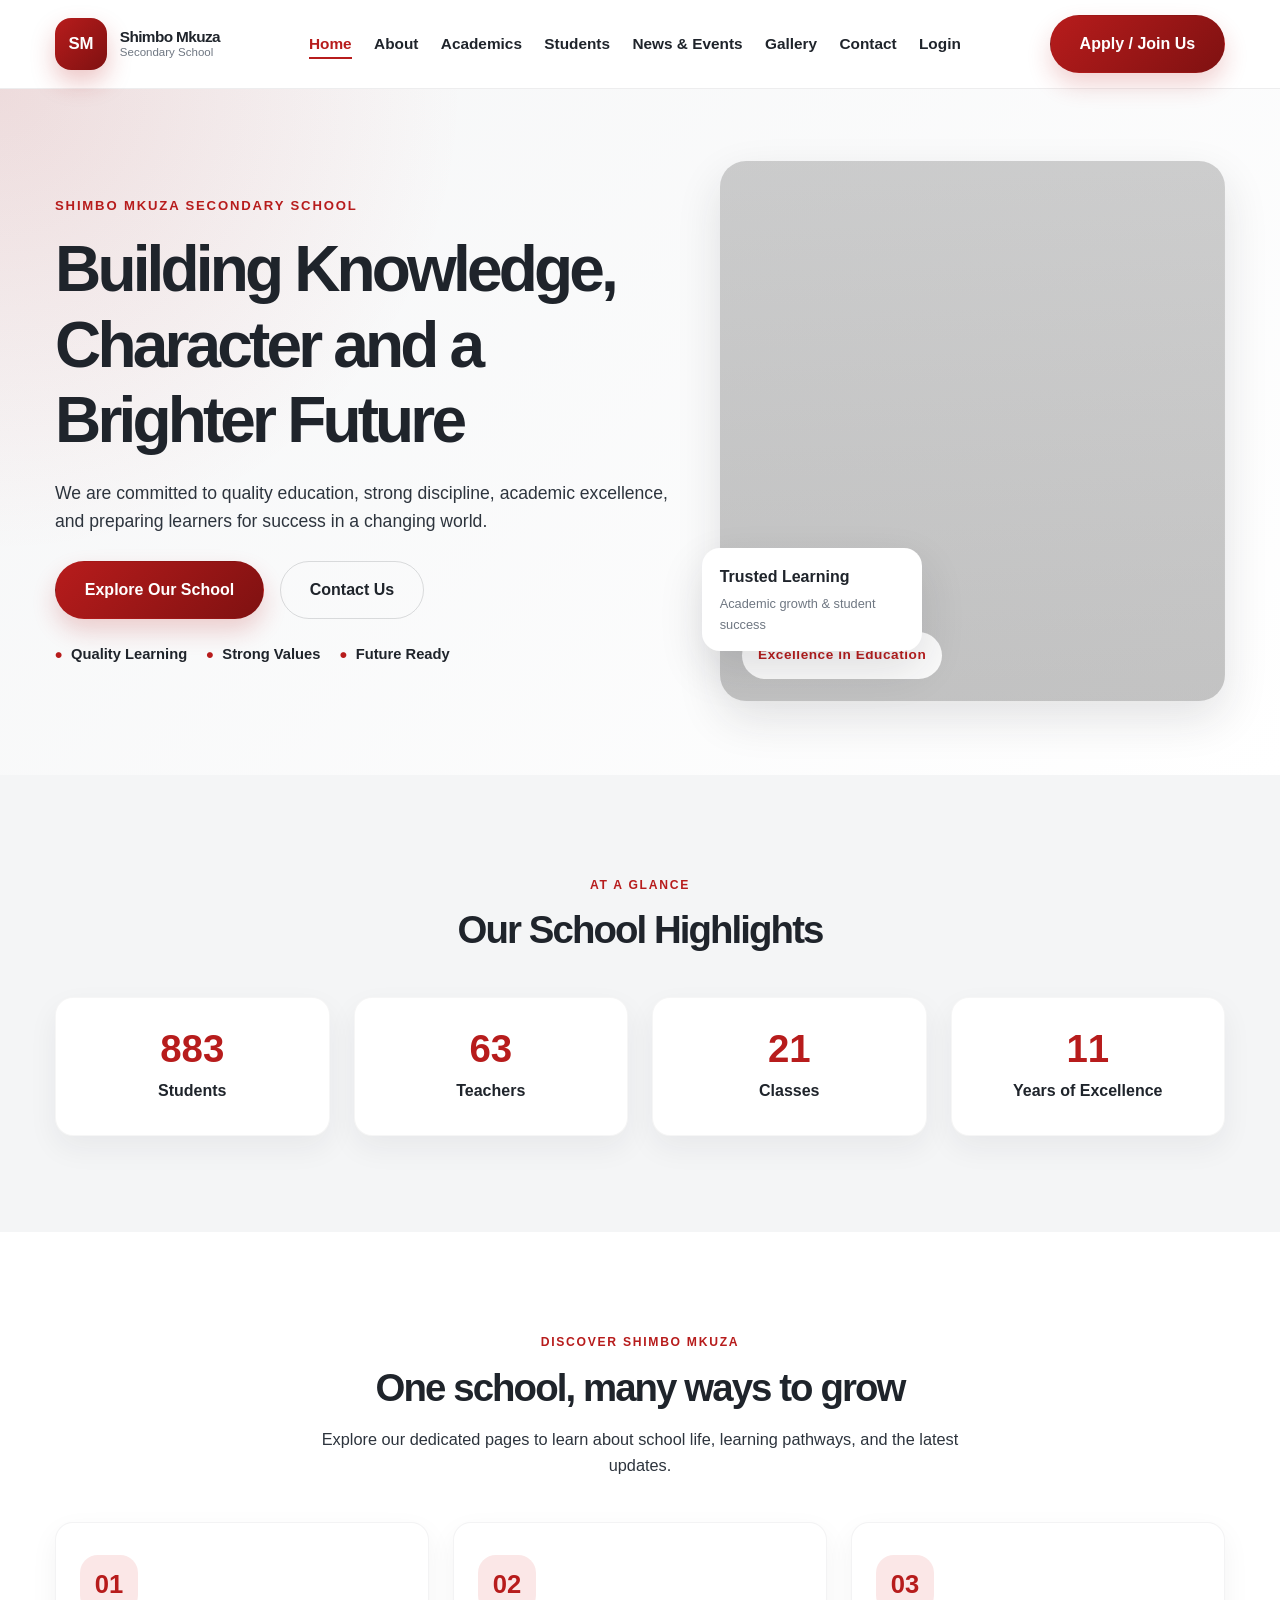
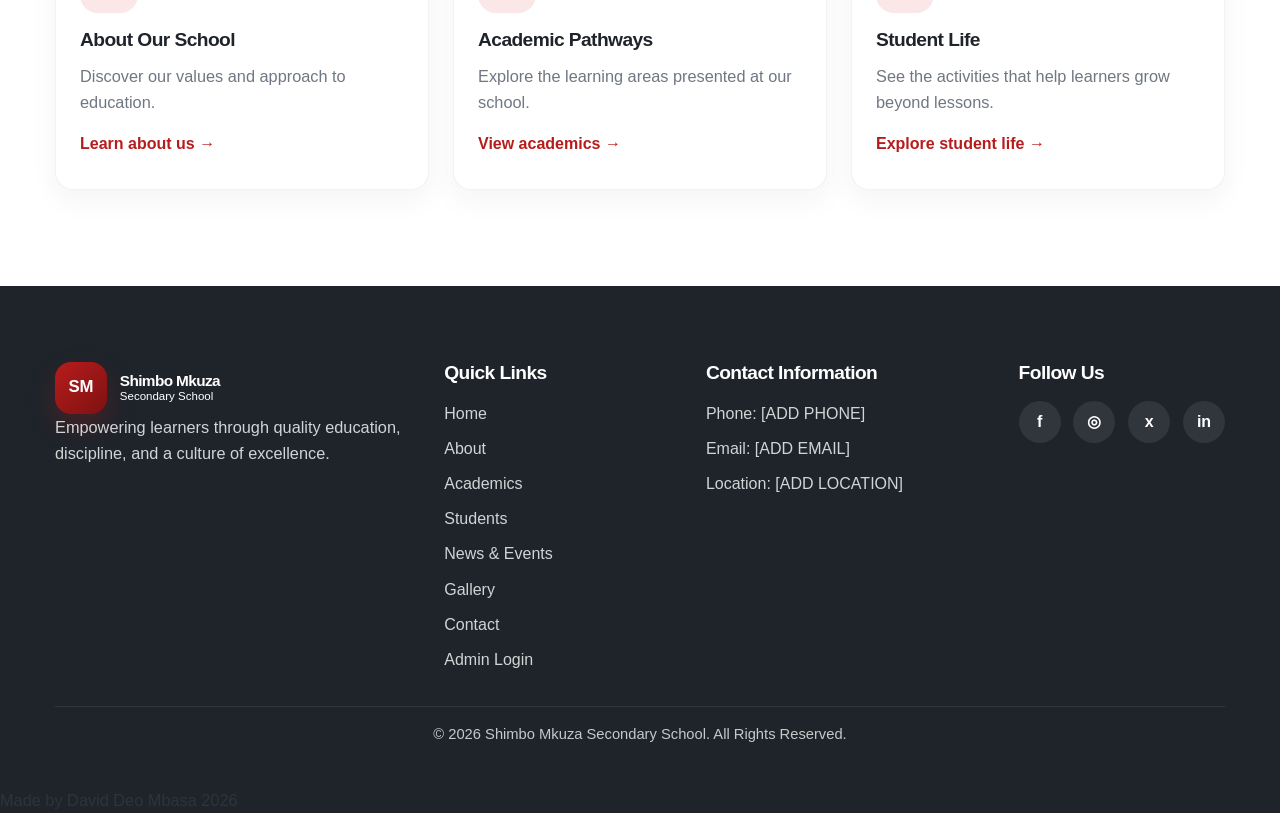
<file: index.html>
<!DOCTYPE html>
<html lang="en">
  <head>
    <meta charset="UTF-8" />
    <meta name="viewport" content="width=device-width, initial-scale=1.0" />
    <meta name="description" content="Welcome to Shimbo Mkuza Secondary School." />
    <title>Shimbo Mkuza Secondary School | Home</title>
    <link rel="stylesheet" href="css/style.css" />
  </head>
  <body>
    <header class="site-header">
      <div class="container nav-wrap">
        <a href="index.html" class="brand" aria-label="Shimbo Mkuza Secondary School home">
          <span class="brand-mark">SM</span><span class="brand-text"><strong>Shimbo Mkuza</strong><small>Secondary School</small></span>
        </a>
        <button class="nav-toggle" aria-label="Open navigation menu" aria-expanded="false"><span></span><span></span><span></span></button>
        <nav class="main-nav" aria-label="Main Navigation">
          <ul>
            <li><a href="index.html" aria-current="page">Home</a></li>
            <li><a href="about.html">About</a></li>
            <li><a href="academics.html">Academics</a></li>
            <li><a href="students.html">Students</a></li>
            <li><a href="news.html">News &amp; Events</a></li>
            <li><a href="gallery.html">Gallery</a></li>
            <li><a href="contact.html">Contact</a></li>
            <li><a href="login.html">Login</a></li>
          </ul>
        </nav>
        <a href="login.html" class="btn btn-primary nav-cta">Apply / Join Us</a>
      </div>
    </header>

    <main>
      <section class="hero">
        <div class="container hero-grid">
          <div class="hero-copy reveal">
            <p class="eyebrow">SHIMBO MKUZA SECONDARY SCHOOL</p>
            <h1>Building Knowledge, Character and a Brighter Future</h1>
            <p class="hero-text">We are committed to quality education, strong discipline, academic excellence, and preparing learners for success in a changing world.</p>
            <div class="hero-actions">
              <a href="about.html" class="btn btn-primary">Explore Our School</a>
              <a href="contact.html" class="btn btn-secondary">Contact Us</a>
            </div>
            <ul class="hero-meta" aria-label="School strengths"><li>Quality Learning</li><li>Strong Values</li><li>Future Ready</li></ul>
          </div>
          <div class="hero-visual reveal">
            <div class="image-card large-image"><div class="image-badge">Excellence in Education</div></div>
            <div class="floating-panel"><strong>Trusted Learning</strong><span>Academic growth &amp; student success</span></div>
          </div>
        </div>
      </section>

      <section class="stats section grey-section">
        <div class="container">
          <div class="heading-block reveal"><span class="section-tag">At a Glance</span><h2>Our School Highlights</h2></div>
          <div class="stats-grid">
            <article class="stat-card reveal"><span class="stat-number" data-setting="students" data-target="1200">0</span><span class="stat-label">Students</span></article>
            <article class="stat-card reveal"><span class="stat-number" data-setting="teachers" data-target="85">0</span><span class="stat-label">Teachers</span></article>
            <article class="stat-card reveal"><span class="stat-number" data-setting="classes" data-target="28">0</span><span class="stat-label">Classes</span></article>
            <article class="stat-card reveal"><span class="stat-number" data-setting="years" data-target="15">0</span><span class="stat-label">Years of Excellence</span></article>
          </div>
        </div>
      </section>

      <section class="section">
        <div class="container">
          <div class="heading-block reveal"><span class="section-tag">Discover Shimbo Mkuza</span><h2>One school, many ways to grow</h2><p>Explore our dedicated pages to learn about school life, learning pathways, and the latest updates.</p></div>
          <div class="feature-grid">
            <a class="feature-card reveal page-link-card" href="about.html"><div class="icon-box">01</div><h3>About Our School</h3><p>Discover our values and approach to education.</p><span class="text-link">Learn about us →</span></a>
            <a class="feature-card reveal page-link-card" href="academics.html"><div class="icon-box">02</div><h3>Academic Pathways</h3><p>Explore the learning areas presented at our school.</p><span class="text-link">View academics →</span></a>
            <a class="feature-card reveal page-link-card" href="students.html"><div class="icon-box">03</div><h3>Student Life</h3><p>See the activities that help learners grow beyond lessons.</p><span class="text-link">Explore student life →</span></a>
          </div>
        </div>
      </section>
    </main>

    <footer class="site-footer">
      <div class="container footer-grid">
        <div class="footer-brand"><a href="index.html" class="brand brand-footer"><span class="brand-mark">SM</span><span class="brand-text"><strong>Shimbo Mkuza</strong><small>Secondary School</small></span></a><p>Empowering learners through quality education, discipline, and a culture of excellence.</p></div>
        <div><h3>Quick Links</h3><ul class="footer-links"><li><a href="index.html">Home</a></li><li><a href="about.html">About</a></li><li><a href="academics.html">Academics</a></li><li><a href="students.html">Students</a></li><li><a href="news.html">News &amp; Events</a></li><li><a href="gallery.html">Gallery</a></li><li><a href="contact.html">Contact</a></li><li><a href="login.html">Admin Login</a></li></ul></div>
        <div><h3>Contact Information</h3><ul class="contact-list"><li>Phone: <span data-contact-value="phone">[ADD PHONE]</span></li><li>Email: <span data-contact-value="email">[ADD EMAIL]</span></li><li>Location: <span data-contact-value="location">[ADD LOCATION]</span></li></ul></div>
        <div><h3>Follow Us</h3><div class="socials" aria-label="Social media links"><a href="#" aria-label="Facebook">f</a><a href="#" aria-label="Instagram">◎</a><a href="#" aria-label="Twitter">x</a><a href="#" aria-label="LinkedIn">in</a></div></div>
      </div>
      <div class="container footer-bottom"><p>© 2026 Shimbo Mkuza Secondary School. All Rights Reserved.</p></div>
      <p class="site-credit">Made by David Deo Mbasa 2026</p></div>
    </footer>
    <script src="js/app.js"></script>
  </body>
</html>
</file>
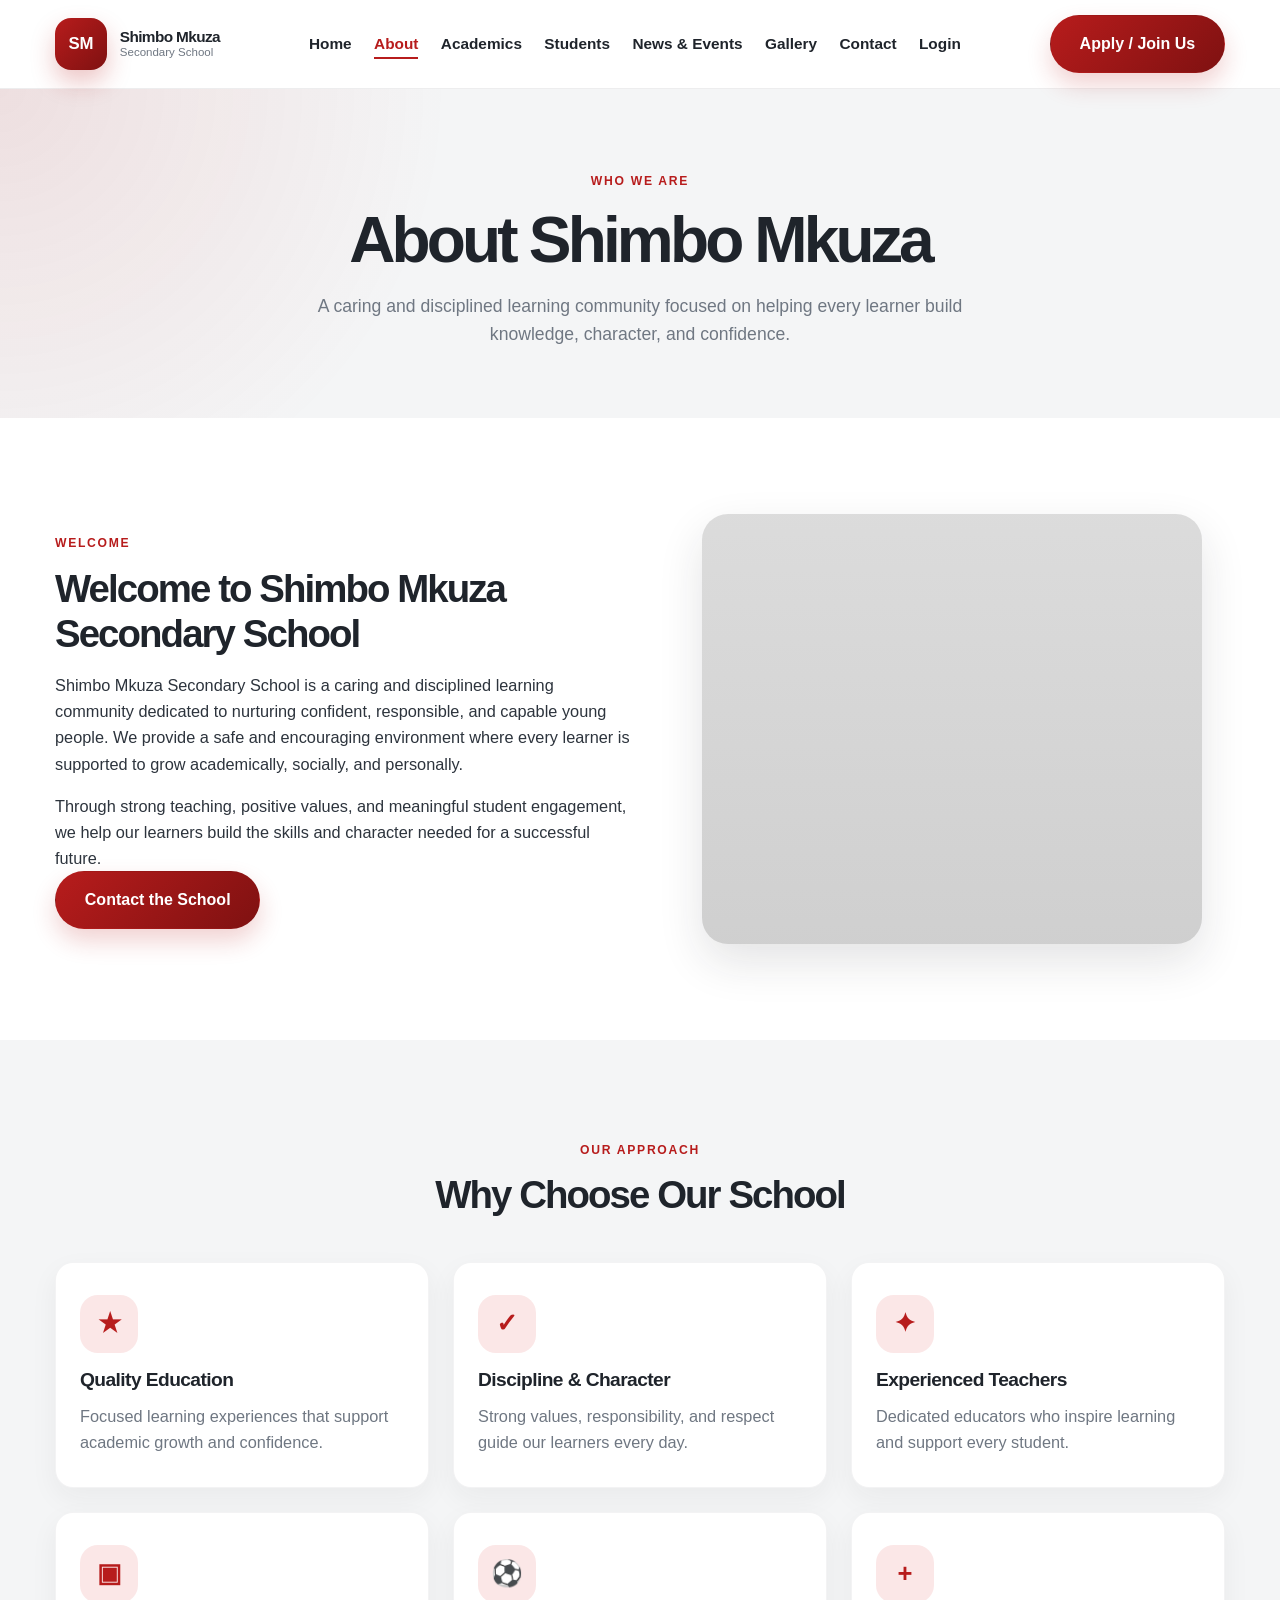
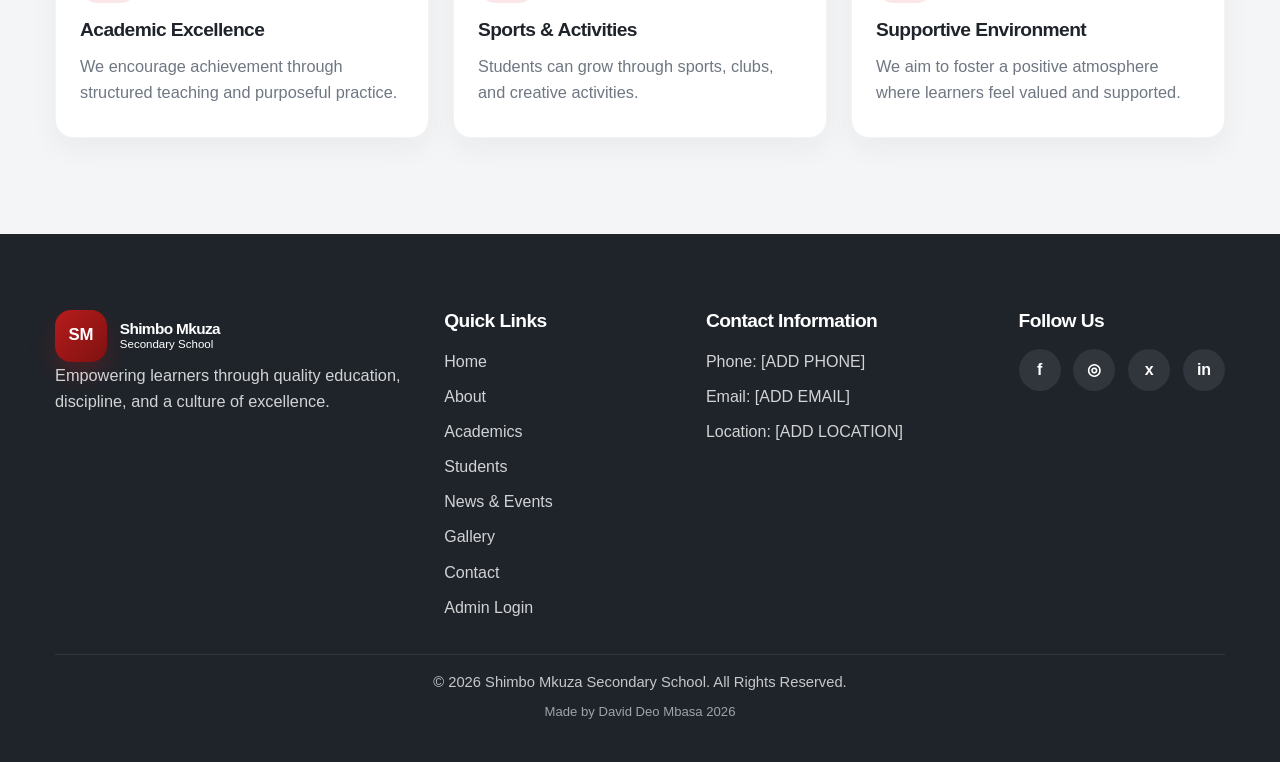
<file: about.html>
<!DOCTYPE html>
<html lang="en">
  <head>
    <meta charset="UTF-8" />
    <meta name="viewport" content="width=device-width, initial-scale=1.0" />
    <meta name="description" content="Learn about Shimbo Mkuza Secondary School." />
    <title>About | Shimbo Mkuza Secondary School</title>
    <link rel="stylesheet" href="css/style.css" />
  </head>
  <body>
    <header class="site-header"><div class="container nav-wrap">
      <a href="index.html" class="brand" aria-label="Shimbo Mkuza Secondary School home"><span class="brand-mark">SM</span><span class="brand-text"><strong>Shimbo Mkuza</strong><small>Secondary School</small></span></a>
      <button class="nav-toggle" aria-label="Open navigation menu" aria-expanded="false"><span></span><span></span><span></span></button>
      <nav class="main-nav" aria-label="Main Navigation"><ul>
        <li><a href="index.html">Home</a></li><li><a href="about.html" aria-current="page">About</a></li><li><a href="academics.html">Academics</a></li><li><a href="students.html">Students</a></li><li><a href="news.html">News &amp; Events</a></li><li><a href="gallery.html">Gallery</a></li><li><a href="contact.html">Contact</a></li><li><a href="login.html">Login</a></li>
      </ul></nav>
      <a href="login.html" class="btn btn-primary nav-cta">Apply / Join Us</a>
    </div></header>
    <main>
      <section class="page-intro"><div class="container"><span class="section-tag">Who We Are</span><h1>About Shimbo Mkuza</h1><p>A caring and disciplined learning community focused on helping every learner build knowledge, character, and confidence.</p></div></section>
      <section class="section welcome">
        <div class="container welcome-grid">
          <div class="welcome-copy reveal">
            <span class="section-tag">Welcome</span><h2>Welcome to Shimbo Mkuza Secondary School</h2>
            <p>Shimbo Mkuza Secondary School is a caring and disciplined learning community dedicated to nurturing confident, responsible, and capable young people. We provide a safe and encouraging environment where every learner is supported to grow academically, socially, and personally.</p>
            <p>Through strong teaching, positive values, and meaningful student engagement, we help our learners build the skills and character needed for a successful future.</p>
            <a href="contact.html" class="btn btn-primary">Contact the School</a>
          </div>
          <div class="welcome-visual reveal"><div class="image-card school-image"></div></div>
        </div>
      </section>
      <section class="section why-us grey-section">
        <div class="container"><div class="heading-block reveal"><span class="section-tag">Our Approach</span><h2>Why Choose Our School</h2></div>
          <div class="feature-grid">
            <article class="feature-card reveal"><div class="icon-box">★</div><h3>Quality Education</h3><p>Focused learning experiences that support academic growth and confidence.</p></article>
            <article class="feature-card reveal"><div class="icon-box">✓</div><h3>Discipline &amp; Character</h3><p>Strong values, responsibility, and respect guide our learners every day.</p></article>
            <article class="feature-card reveal"><div class="icon-box">✦</div><h3>Experienced Teachers</h3><p>Dedicated educators who inspire learning and support every student.</p></article>
            <article class="feature-card reveal"><div class="icon-box">▣</div><h3>Academic Excellence</h3><p>We encourage achievement through structured teaching and purposeful practice.</p></article>
            <article class="feature-card reveal"><div class="icon-box">⚽</div><h3>Sports &amp; Activities</h3><p>Students can grow through sports, clubs, and creative activities.</p></article>
            <article class="feature-card reveal"><div class="icon-box">+</div><h3>Supportive Environment</h3><p>We aim to foster a positive atmosphere where learners feel valued and supported.</p></article>
          </div>
        </div>
      </section>
    </main>
    <footer class="site-footer"><div class="container footer-grid">
      <div class="footer-brand"><a href="index.html" class="brand brand-footer"><span class="brand-mark">SM</span><span class="brand-text"><strong>Shimbo Mkuza</strong><small>Secondary School</small></span></a><p>Empowering learners through quality education, discipline, and a culture of excellence.</p></div>
      <div><h3>Quick Links</h3><ul class="footer-links"><li><a href="index.html">Home</a></li><li><a href="about.html">About</a></li><li><a href="academics.html">Academics</a></li><li><a href="students.html">Students</a></li><li><a href="news.html">News &amp; Events</a></li><li><a href="gallery.html">Gallery</a></li><li><a href="contact.html">Contact</a></li><li><a href="login.html">Admin Login</a></li></ul></div>
      <div><h3>Contact Information</h3><ul class="contact-list"><li>Phone: <span data-contact-value="phone">[ADD PHONE]</span></li><li>Email: <span data-contact-value="email">[ADD EMAIL]</span></li><li>Location: <span data-contact-value="location">[ADD LOCATION]</span></li></ul></div>
      <div><h3>Follow Us</h3><div class="socials" aria-label="Social media links"><a href="#" aria-label="Facebook">f</a><a href="#" aria-label="Instagram">◎</a><a href="#" aria-label="Twitter">x</a><a href="#" aria-label="LinkedIn">in</a></div></div>
    </div><div class="container footer-bottom"><p>© 2026 Shimbo Mkuza Secondary School. All Rights Reserved.</p><p class="site-credit">Made by David Deo Mbasa 2026</p></div></footer>
    <script src="js/app.js"></script>
  </body>
</html>
</file>
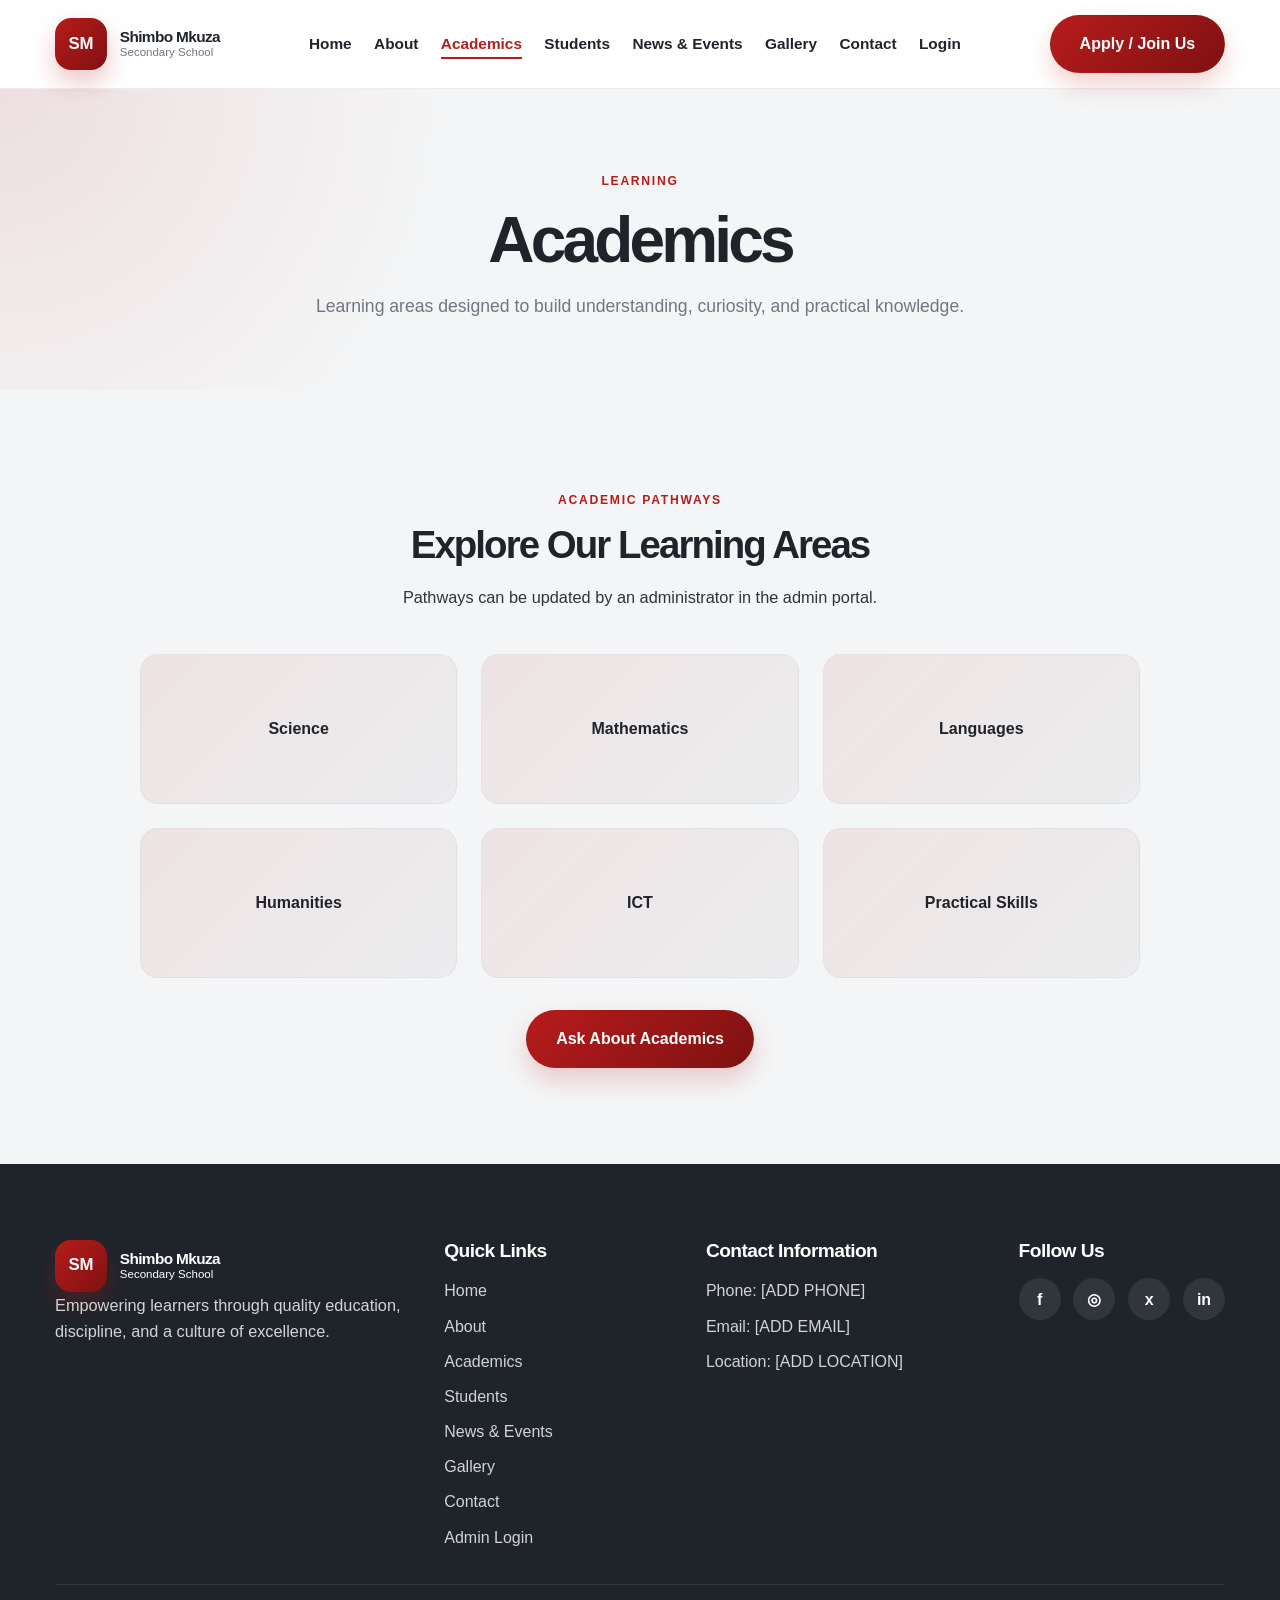
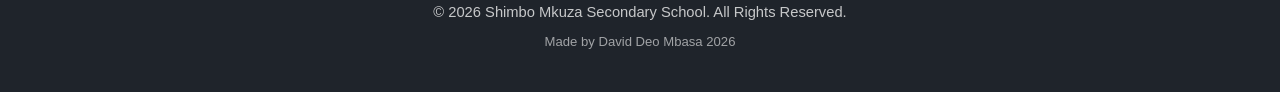
<file: academics.html>
<!DOCTYPE html>
<html lang="en">
  <head>
    <meta charset="UTF-8" />
    <meta name="viewport" content="width=device-width, initial-scale=1.0" />
    <meta name="description" content="Explore academic pathways at Shimbo Mkuza Secondary School." />
    <title>Academics | Shimbo Mkuza Secondary School</title>
    <link rel="stylesheet" href="css/style.css" />
  </head>
  <body>
    <header class="site-header"><div class="container nav-wrap">
      <a href="index.html" class="brand" aria-label="Shimbo Mkuza Secondary School home"><span class="brand-mark">SM</span><span class="brand-text"><strong>Shimbo Mkuza</strong><small>Secondary School</small></span></a>
      <button class="nav-toggle" aria-label="Open navigation menu" aria-expanded="false"><span></span><span></span><span></span></button>
      <nav class="main-nav" aria-label="Main Navigation"><ul>
        <li><a href="index.html">Home</a></li><li><a href="about.html">About</a></li><li><a href="academics.html" aria-current="page">Academics</a></li><li><a href="students.html">Students</a></li><li><a href="news.html">News &amp; Events</a></li><li><a href="gallery.html">Gallery</a></li><li><a href="contact.html">Contact</a></li><li><a href="login.html">Login</a></li>
      </ul></nav>
      <a href="login.html" class="btn btn-primary nav-cta">Apply / Join Us</a>
    </div></header>
    <main>
      <section class="page-intro"><div class="container"><span class="section-tag">Learning</span><h1>Academics</h1><p>Learning areas designed to build understanding, curiosity, and practical knowledge.</p></div></section>
      <section class="section grey-section academics">
        <div class="container academics-wrap">
          <div class="heading-block reveal"><span class="section-tag">Academic Pathways</span><h2>Explore Our Learning Areas</h2><p>Pathways can be updated by an administrator in the admin portal.</p></div>
          <div class="academics-grid" id="academic-pathways">
            <div class="subject-card reveal"><span>Science</span></div><div class="subject-card reveal"><span>Mathematics</span></div><div class="subject-card reveal"><span>Languages</span></div><div class="subject-card reveal"><span>Humanities</span></div><div class="subject-card reveal"><span>ICT</span></div><div class="subject-card reveal"><span>Practical Skills</span></div>
          </div>
          <div class="academics-action reveal"><a href="contact.html" class="btn btn-primary">Ask About Academics</a></div>
        </div>
      </section>
    </main>
    <footer class="site-footer"><div class="container footer-grid">
      <div class="footer-brand"><a href="index.html" class="brand brand-footer"><span class="brand-mark">SM</span><span class="brand-text"><strong>Shimbo Mkuza</strong><small>Secondary School</small></span></a><p>Empowering learners through quality education, discipline, and a culture of excellence.</p></div>
      <div><h3>Quick Links</h3><ul class="footer-links"><li><a href="index.html">Home</a></li><li><a href="about.html">About</a></li><li><a href="academics.html">Academics</a></li><li><a href="students.html">Students</a></li><li><a href="news.html">News &amp; Events</a></li><li><a href="gallery.html">Gallery</a></li><li><a href="contact.html">Contact</a></li><li><a href="login.html">Admin Login</a></li></ul></div>
      <div><h3>Contact Information</h3><ul class="contact-list"><li>Phone: <span data-contact-value="phone">[ADD PHONE]</span></li><li>Email: <span data-contact-value="email">[ADD EMAIL]</span></li><li>Location: <span data-contact-value="location">[ADD LOCATION]</span></li></ul></div>
      <div><h3>Follow Us</h3><div class="socials" aria-label="Social media links"><a href="#" aria-label="Facebook">f</a><a href="#" aria-label="Instagram">◎</a><a href="#" aria-label="Twitter">x</a><a href="#" aria-label="LinkedIn">in</a></div></div>
    </div><div class="container footer-bottom"><p>© 2026 Shimbo Mkuza Secondary School. All Rights Reserved.</p><p class="site-credit">Made by David Deo Mbasa 2026</p></div></footer>
    <script src="js/app.js"></script>
  </body>
</html>
</file>
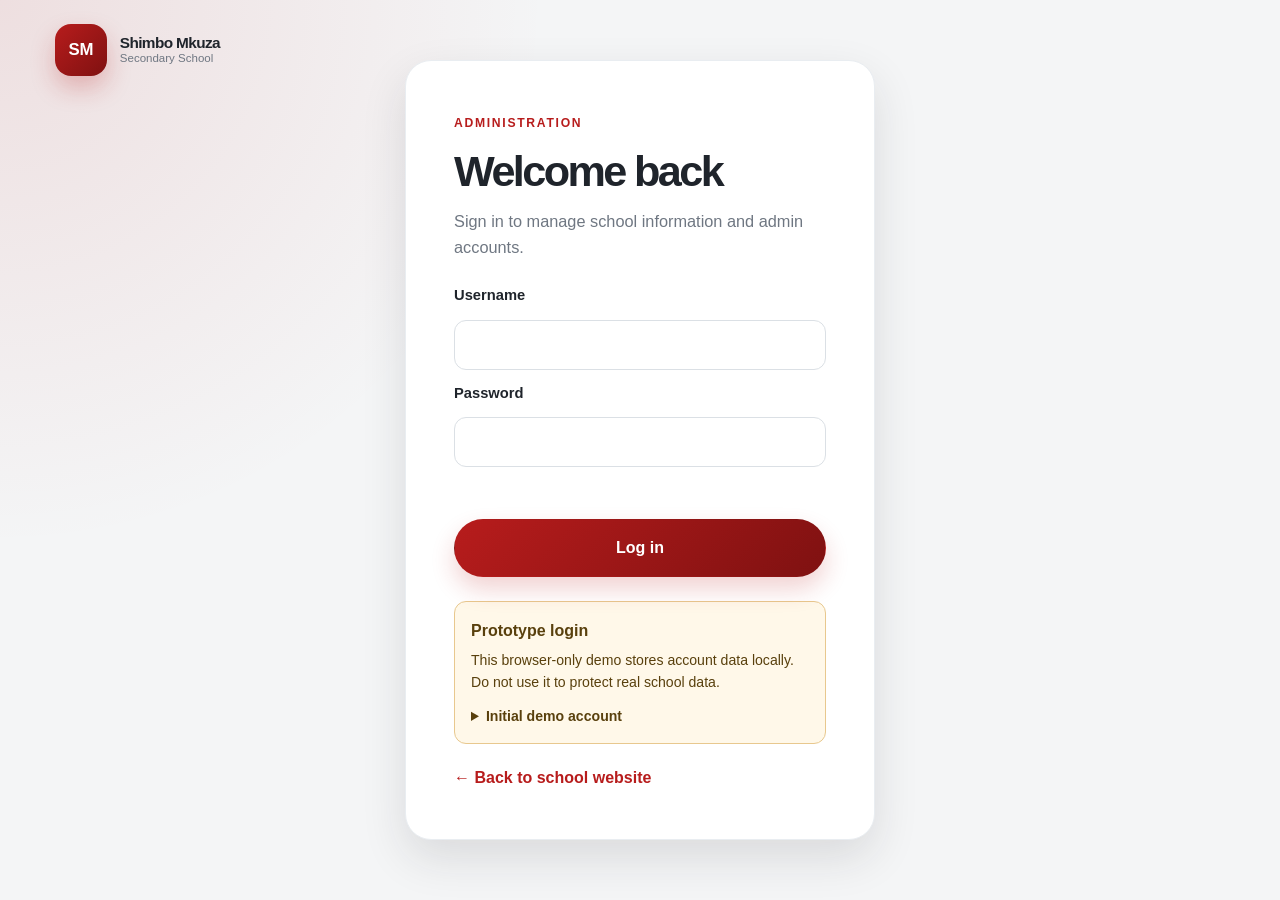
<file: admin.html>
<!DOCTYPE html>
<html lang="en">
  <head>
    <meta charset="UTF-8" />
    <meta name="viewport" content="width=device-width, initial-scale=1.0" />
    <meta name="robots" content="noindex, nofollow" />
    <title>Admin Portal | Shimbo Mkuza Secondary School</title>
    <link rel="stylesheet" href="css/style.css" />
    <link rel="stylesheet" href="css/admin.css" />
  </head>
  <body class="admin-page">
    <header class="admin-header">
      <a href="index.html" class="brand" aria-label="Return to school website">
        <span class="brand-mark">SM</span>
        <span class="brand-text">
          <strong>Shimbo Mkuza</strong>
          <small>Admin Portal</small>
        </span>
      </a>
      <div class="admin-header-actions">
        <span id="signed-in-user" class="signed-in-user"></span>
        <a href="index.html" class="btn btn-secondary">View Website</a>
        <button id="logout-button" class="btn btn-primary" type="button">Log out</button>
      </div>
    </header>

    <main class="admin-main container">
      <div class="admin-title">
        <div>
          <span class="section-tag">School Website</span>
          <h1>Admin portal</h1>
          <p>Update public school figures, academic pathways, and account access.</p>
        </div>
      </div>

      <aside class="demo-warning demo-warning-wide">
        <strong>Browser-only demo: not secure for real school administration</strong>
        <p>Accounts and school data are stored in this browser's localStorage. Anyone with browser access can inspect or change them. Use a server-backed authentication system before publishing or storing real information.</p>
      </aside>

      <section class="admin-panel" aria-labelledby="stats-heading">
        <div class="panel-heading">
          <div>
            <span class="section-tag">Website content</span>
            <h2 id="stats-heading">School highlights</h2>
          </div>
        </div>
        <p class="panel-description">These figures are editable demo values. Enter the school's verified numbers before publishing.</p>
        <form id="stats-form" class="admin-form stats-form">
          <label>Students<input type="number" name="students" min="0" step="1" required /></label>
          <label>Teachers<input type="number" name="teachers" min="0" step="1" required /></label>
          <label>Classes<input type="number" name="classes" min="0" step="1" required /></label>
          <label>Years of excellence<input type="number" name="years" min="0" step="1" required /></label>
          <div class="form-actions">
            <button class="btn btn-primary" type="submit">Save figures</button>
            <span class="form-message" id="stats-message" role="status" aria-live="polite"></span>
          </div>
        </form>
      </section>

      <section class="admin-panel" aria-labelledby="contact-heading">
        <div class="panel-heading">
          <div>
            <span class="section-tag">Website content</span>
            <h2 id="contact-heading">Footer contact information</h2>
          </div>
        </div>
        <p class="panel-description">Edit the phone, email, and location displayed in the footer and contact page.</p>
        <form id="contact-form" class="admin-form contact-admin-form">
          <label>Phone<input name="phone" type="text" maxlength="80" placeholder="[ADD PHONE]" /></label>
          <label>Email<input name="email" type="email" maxlength="120" placeholder="[ADD EMAIL]" /></label>
          <label>Location<input name="location" type="text" maxlength="160" placeholder="[ADD LOCATION]" /></label>
          <div class="form-actions">
            <button class="btn btn-primary" type="submit">Save contact information</button>
            <span class="form-message" id="contact-message" role="status" aria-live="polite"></span>
          </div>
        </form>
      </section>

      <section class="admin-panel" aria-labelledby="pathways-heading">
        <div class="panel-heading">
          <div>
            <span class="section-tag">Curriculum</span>
            <h2 id="pathways-heading">Academic pathways</h2>
          </div>
        </div>
        <p class="panel-description">Add or remove the pathways shown on the public homepage.</p>
        <form id="pathway-form" class="admin-form pathway-form">
          <label for="pathway-name">New pathway</label>
          <div class="inline-fields">
            <input id="pathway-name" name="pathway" maxlength="60" required />
            <button class="btn btn-primary" type="submit">Add pathway</button>
          </div>
        </form>
        <ul id="pathways-list" class="managed-list"></ul>
        <p class="form-message" id="pathways-message" role="status" aria-live="polite"></p>
      </section>

      <section class="admin-panel" aria-labelledby="accounts-heading">
        <div class="panel-heading">
          <div>
            <span class="section-tag">Access management</span>
            <h2 id="accounts-heading">Accounts</h2>
          </div>
        </div>
        <p class="panel-description">Create demo logins, promote accounts to admin, or remove accounts. Keep at least one administrator.</p>
        <form id="account-form" class="admin-form account-form">
          <label>Username<input name="username" autocomplete="off" minlength="3" maxlength="32" pattern="[A-Za-z0-9_\-]+" required /></label>
          <label>Password<input name="password" type="password" autocomplete="new-password" minlength="8" required /></label>
          <label>Role
            <select name="role">
              <option value="viewer">Viewer</option>
              <option value="admin">Admin</option>
            </select>
          </label>
          <button class="btn btn-primary" type="submit">Create account</button>
        </form>
        <p class="form-message" id="accounts-message" role="status" aria-live="polite"></p>
        <div class="table-scroll">
          <table class="accounts-table">
            <thead>
              <tr><th>Username</th><th>Role</th><th>Action</th></tr>
            </thead>
            <tbody id="accounts-list"></tbody>
          </table>
        </div>
      </section>
    </main>
    <script src="js/admin.js"></script>
  </body>
</html>
</file>
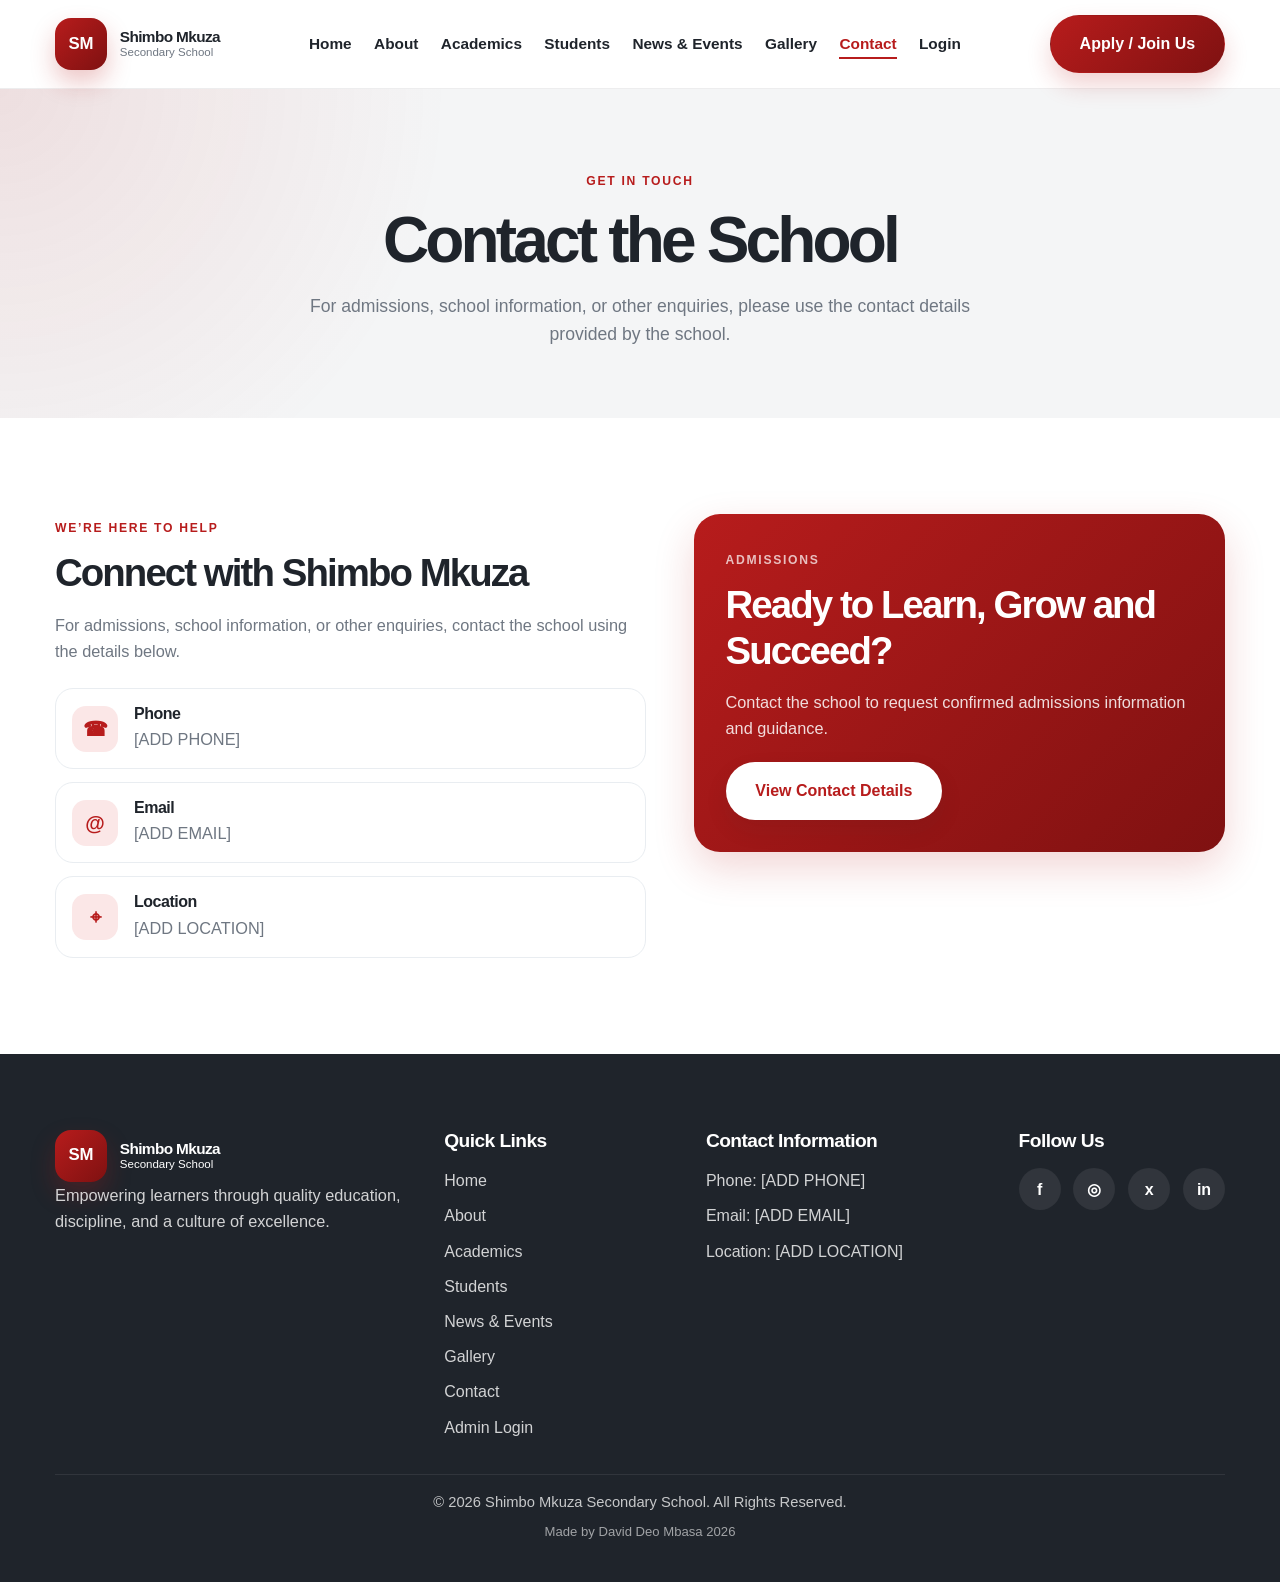
<file: contact.html>
<!DOCTYPE html>
<html lang="en">
  <head>
    <meta charset="UTF-8" />
    <meta name="viewport" content="width=device-width, initial-scale=1.0" />
    <meta name="description" content="Contact Shimbo Mkuza Secondary School." />
    <title>Contact | Shimbo Mkuza Secondary School</title>
    <link rel="stylesheet" href="css/style.css" />
  </head>
  <body>
    <header class="site-header"><div class="container nav-wrap">
      <a href="index.html" class="brand" aria-label="Shimbo Mkuza Secondary School home"><span class="brand-mark">SM</span><span class="brand-text"><strong>Shimbo Mkuza</strong><small>Secondary School</small></span></a>
      <button class="nav-toggle" aria-label="Open navigation menu" aria-expanded="false"><span></span><span></span><span></span></button>
      <nav class="main-nav" aria-label="Main Navigation"><ul>
        <li><a href="index.html">Home</a></li><li><a href="about.html">About</a></li><li><a href="academics.html">Academics</a></li><li><a href="students.html">Students</a></li><li><a href="news.html">News &amp; Events</a></li><li><a href="gallery.html">Gallery</a></li><li><a href="contact.html" aria-current="page">Contact</a></li><li><a href="login.html">Login</a></li>
      </ul></nav>
      <a href="login.html" class="btn btn-primary nav-cta">Apply / Join Us</a>
    </div></header>
    <main>
      <section class="page-intro"><div class="container"><span class="section-tag">Get in Touch</span><h1>Contact the School</h1><p>For admissions, school information, or other enquiries, please use the contact details provided by the school.</p></div></section>
      <section class="section contact-page-section">
        <div class="container contact-page-grid">
          <div class="contact-copy reveal" id="school-contact-details">
            <span class="section-tag">We’re Here to Help</span><h2>Connect with Shimbo Mkuza</h2>
            <p>For admissions, school information, or other enquiries, contact the school using the details below.</p>
            <div class="contact-detail-card"><span class="contact-detail-icon">☎</span><div><h3>Phone</h3><p data-contact-value="phone">[ADD PHONE]</p></div></div>
            <div class="contact-detail-card"><span class="contact-detail-icon">@</span><div><h3>Email</h3><p data-contact-value="email">[ADD EMAIL]</p></div></div>
            <div class="contact-detail-card"><span class="contact-detail-icon">⌖</span><div><h3>Location</h3><p data-contact-value="location">[ADD LOCATION]</p></div></div>
          </div>
          <aside class="contact-note reveal">
            <p class="section-tag section-tag-light">Admissions</p><h2>Ready to Learn, Grow and Succeed?</h2>
            <p>Contact the school to request confirmed admissions information and guidance.</p>
            <a href="#school-contact-details" class="btn btn-light">View Contact Details</a>
          </aside>
        </div>
      </section>
    </main>
    <footer class="site-footer"><div class="container footer-grid">
      <div class="footer-brand"><a href="index.html" class="brand brand-footer"><span class="brand-mark">SM</span><span class="brand-text"><strong>Shimbo Mkuza</strong><small>Secondary School</small></span></a><p>Empowering learners through quality education, discipline, and a culture of excellence.</p></div>
      <div><h3>Quick Links</h3><ul class="footer-links"><li><a href="index.html">Home</a></li><li><a href="about.html">About</a></li><li><a href="academics.html">Academics</a></li><li><a href="students.html">Students</a></li><li><a href="news.html">News &amp; Events</a></li><li><a href="gallery.html">Gallery</a></li><li><a href="contact.html">Contact</a></li><li><a href="login.html">Admin Login</a></li></ul></div>
      <div><h3>Contact Information</h3><ul class="contact-list"><li>Phone: <span data-contact-value="phone">[ADD PHONE]</span></li><li>Email: <span data-contact-value="email">[ADD EMAIL]</span></li><li>Location: <span data-contact-value="location">[ADD LOCATION]</span></li></ul></div>
      <div><h3>Follow Us</h3><div class="socials" aria-label="Social media links"><a href="#" aria-label="Facebook">f</a><a href="#" aria-label="Instagram">◎</a><a href="#" aria-label="Twitter">x</a><a href="#" aria-label="LinkedIn">in</a></div></div>
    </div><div class="container footer-bottom"><p>© 2026 Shimbo Mkuza Secondary School. All Rights Reserved.</p><p class="site-credit">Made by David Deo Mbasa 2026</p></div></footer>
    <script src="js/app.js"></script>
  </body>
</html>
</file>
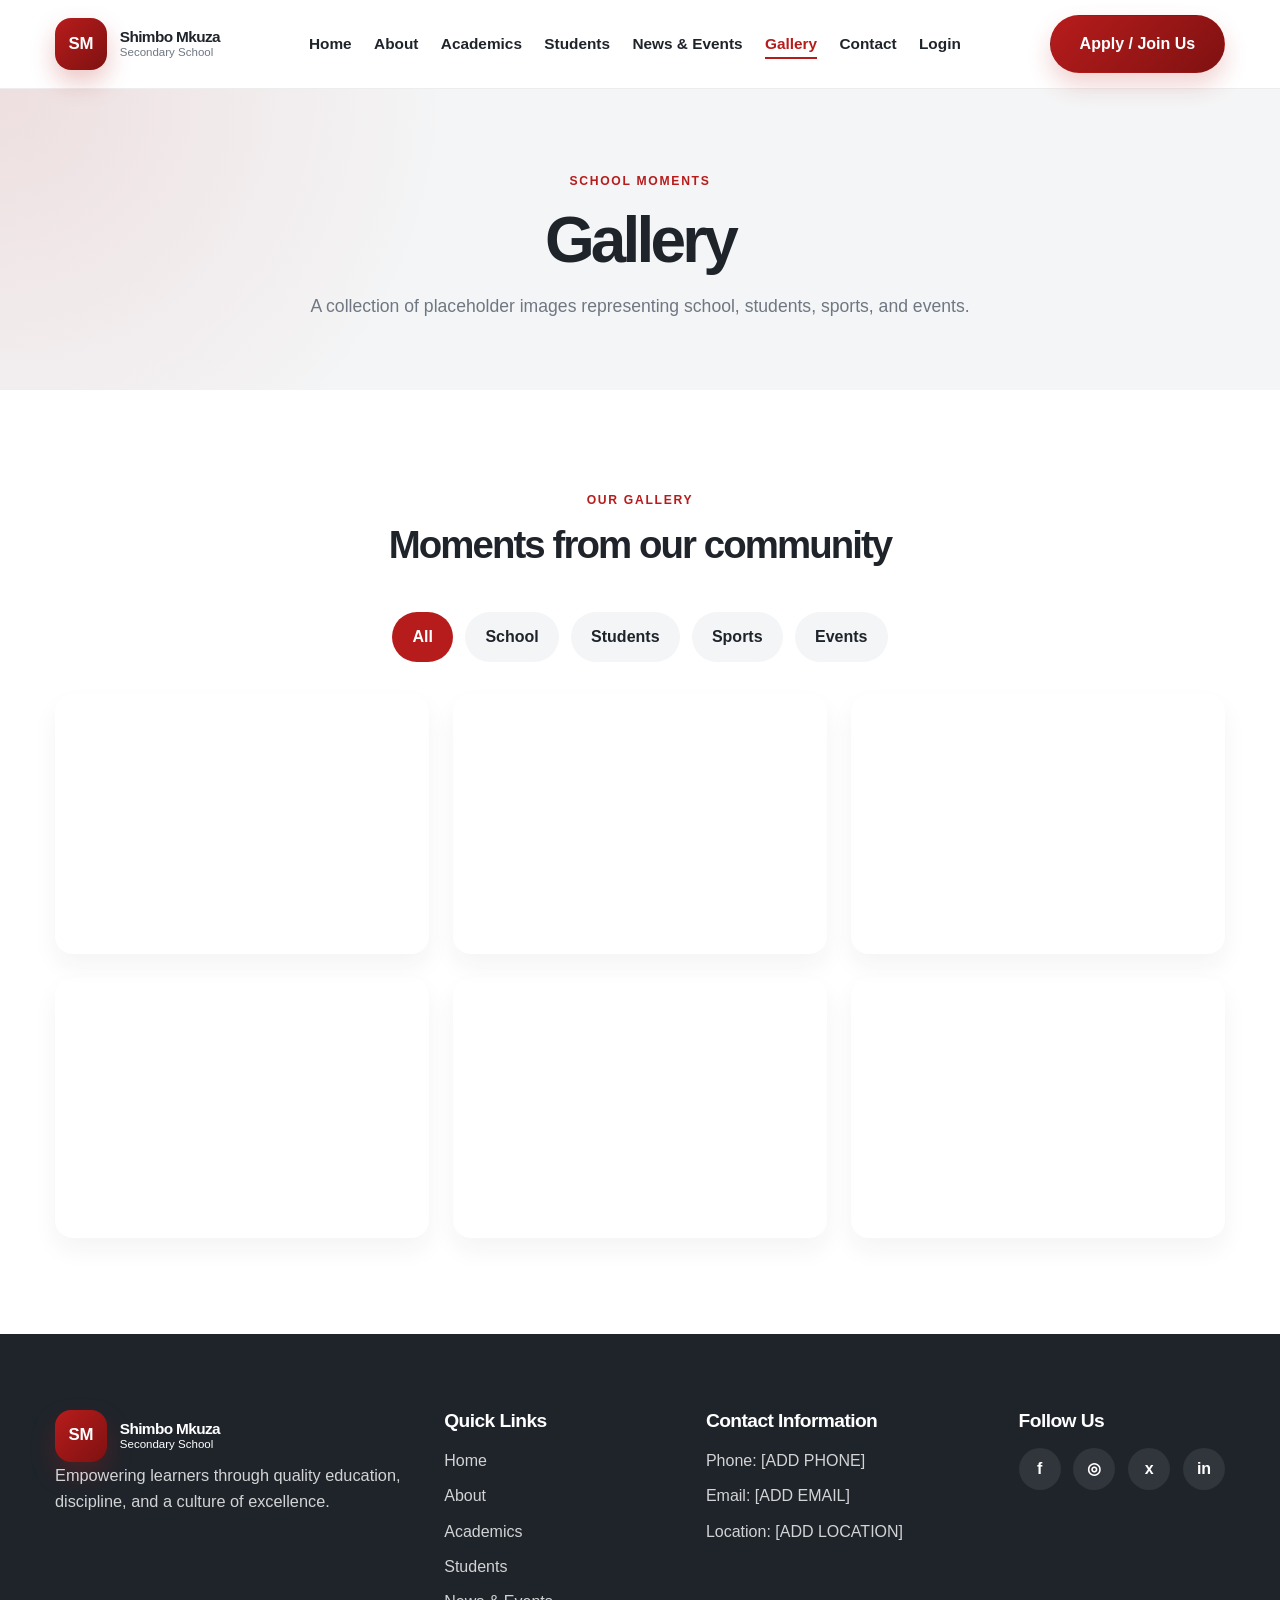
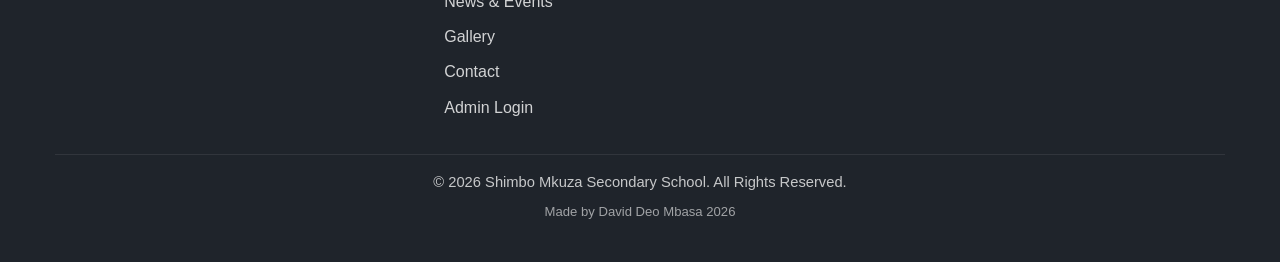
<file: gallery.html>
<!DOCTYPE html>
<html lang="en">
  <head>
    <meta charset="UTF-8" />
    <meta name="viewport" content="width=device-width, initial-scale=1.0" />
    <meta name="description" content="Browse moments from the Shimbo Mkuza Secondary School community." />
    <title>Gallery | Shimbo Mkuza Secondary School</title>
    <link rel="stylesheet" href="css/style.css" />
  </head>
  <body>
    <header class="site-header"><div class="container nav-wrap">
      <a href="index.html" class="brand" aria-label="Shimbo Mkuza Secondary School home"><span class="brand-mark">SM</span><span class="brand-text"><strong>Shimbo Mkuza</strong><small>Secondary School</small></span></a>
      <button class="nav-toggle" aria-label="Open navigation menu" aria-expanded="false"><span></span><span></span><span></span></button>
      <nav class="main-nav" aria-label="Main Navigation"><ul>
        <li><a href="index.html">Home</a></li><li><a href="about.html">About</a></li><li><a href="academics.html">Academics</a></li><li><a href="students.html">Students</a></li><li><a href="news.html">News &amp; Events</a></li><li><a href="gallery.html" aria-current="page">Gallery</a></li><li><a href="contact.html">Contact</a></li><li><a href="login.html">Login</a></li>
      </ul></nav>
      <a href="login.html" class="btn btn-primary nav-cta">Apply / Join Us</a>
    </div></header>
    <main>
      <section class="page-intro"><div class="container"><span class="section-tag">School Moments</span><h1>Gallery</h1><p>A collection of placeholder images representing school, students, sports, and events.</p></div></section>
      <section class="section gallery">
        <div class="container">
          <div class="heading-block reveal"><span class="section-tag">Our Gallery</span><h2>Moments from our community</h2></div>
          <div class="gallery-filters reveal">
            <button class="filter-btn active" type="button">All</button><button class="filter-btn" type="button">School</button><button class="filter-btn" type="button">Students</button><button class="filter-btn" type="button">Sports</button><button class="filter-btn" type="button">Events</button>
          </div>
          <div class="gallery-grid reveal">
            <div class="gallery-item school"><div class="gallery-image g1"></div></div><div class="gallery-item students"><div class="gallery-image g2"></div></div><div class="gallery-item sports"><div class="gallery-image g3"></div></div><div class="gallery-item events"><div class="gallery-image g4"></div></div><div class="gallery-item school"><div class="gallery-image g5"></div></div><div class="gallery-item students"><div class="gallery-image g6"></div></div>
          </div>
        </div>
      </section>
    </main>
    <footer class="site-footer"><div class="container footer-grid">
      <div class="footer-brand"><a href="index.html" class="brand brand-footer"><span class="brand-mark">SM</span><span class="brand-text"><strong>Shimbo Mkuza</strong><small>Secondary School</small></span></a><p>Empowering learners through quality education, discipline, and a culture of excellence.</p></div>
      <div><h3>Quick Links</h3><ul class="footer-links"><li><a href="index.html">Home</a></li><li><a href="about.html">About</a></li><li><a href="academics.html">Academics</a></li><li><a href="students.html">Students</a></li><li><a href="news.html">News &amp; Events</a></li><li><a href="gallery.html">Gallery</a></li><li><a href="contact.html">Contact</a></li><li><a href="login.html">Admin Login</a></li></ul></div>
      <div><h3>Contact Information</h3><ul class="contact-list"><li>Phone: <span data-contact-value="phone">[ADD PHONE]</span></li><li>Email: <span data-contact-value="email">[ADD EMAIL]</span></li><li>Location: <span data-contact-value="location">[ADD LOCATION]</span></li></ul></div>
      <div><h3>Follow Us</h3><div class="socials" aria-label="Social media links"><a href="#" aria-label="Facebook">f</a><a href="#" aria-label="Instagram">◎</a><a href="#" aria-label="Twitter">x</a><a href="#" aria-label="LinkedIn">in</a></div></div>
    </div><div class="container footer-bottom"><p>© 2026 Shimbo Mkuza Secondary School. All Rights Reserved.</p><p class="site-credit">Made by David Deo Mbasa 2026</p></div></footer>
    <script src="js/app.js"></script>
  </body>
</html>
</file>
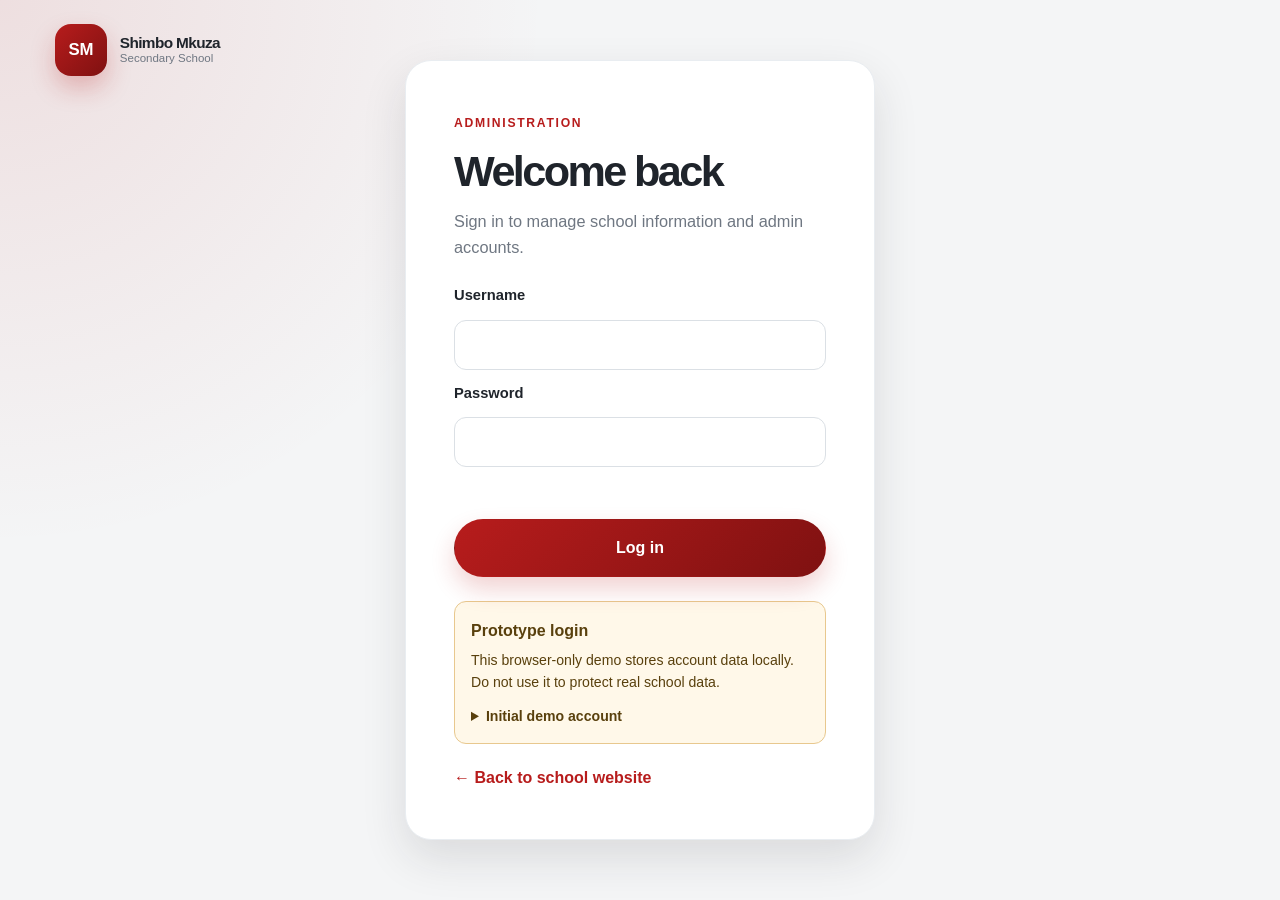
<file: login.html>
<!DOCTYPE html>
<html lang="en">
  <head>
    <meta charset="UTF-8" />
    <meta name="viewport" content="width=device-width, initial-scale=1.0" />
    <meta name="robots" content="noindex, nofollow" />
    <title>Admin Login | Shimbo Mkuza Secondary School</title>
    <link rel="stylesheet" href="css/style.css" />
    <link rel="stylesheet" href="css/admin.css" />
  </head>
  <body class="admin-page">
    <main class="login-layout">
      <a href="index.html" class="brand login-brand" aria-label="Return to school homepage">
        <span class="brand-mark">SM</span>
        <span class="brand-text">
          <strong>Shimbo Mkuza</strong>
          <small>Secondary School</small>
        </span>
      </a>

      <section class="login-card" aria-labelledby="login-title">
        <span class="section-tag">Administration</span>
        <h1 id="login-title">Welcome back</h1>
        <p>Sign in to manage school information and admin accounts.</p>

        <form id="login-form" class="admin-form">
          <label for="username">Username</label>
          <input id="username" name="username" autocomplete="username" required />

          <label for="password">Password</label>
          <input id="password" name="password" type="password" autocomplete="current-password" required />

          <p id="login-message" class="form-message" role="alert" aria-live="polite"></p>
          <button class="btn btn-primary" type="submit">Log in</button>
        </form>

        <div class="demo-warning">
          <strong>Prototype login</strong>
          <p>This browser-only demo stores account data locally. Do not use it to protect real school data.</p>
          <details>
            <summary>Initial demo account</summary>
            <p>Username: <code>shimbomkuzasec</code><br />Password: <code>shimbomkuza</code></p>
          </details>
        </div>
        <a class="back-link" href="index.html">← Back to school website</a>
      </section>
    </main>
    <script src="js/auth.js"></script>
  </body>
</html>
</file>
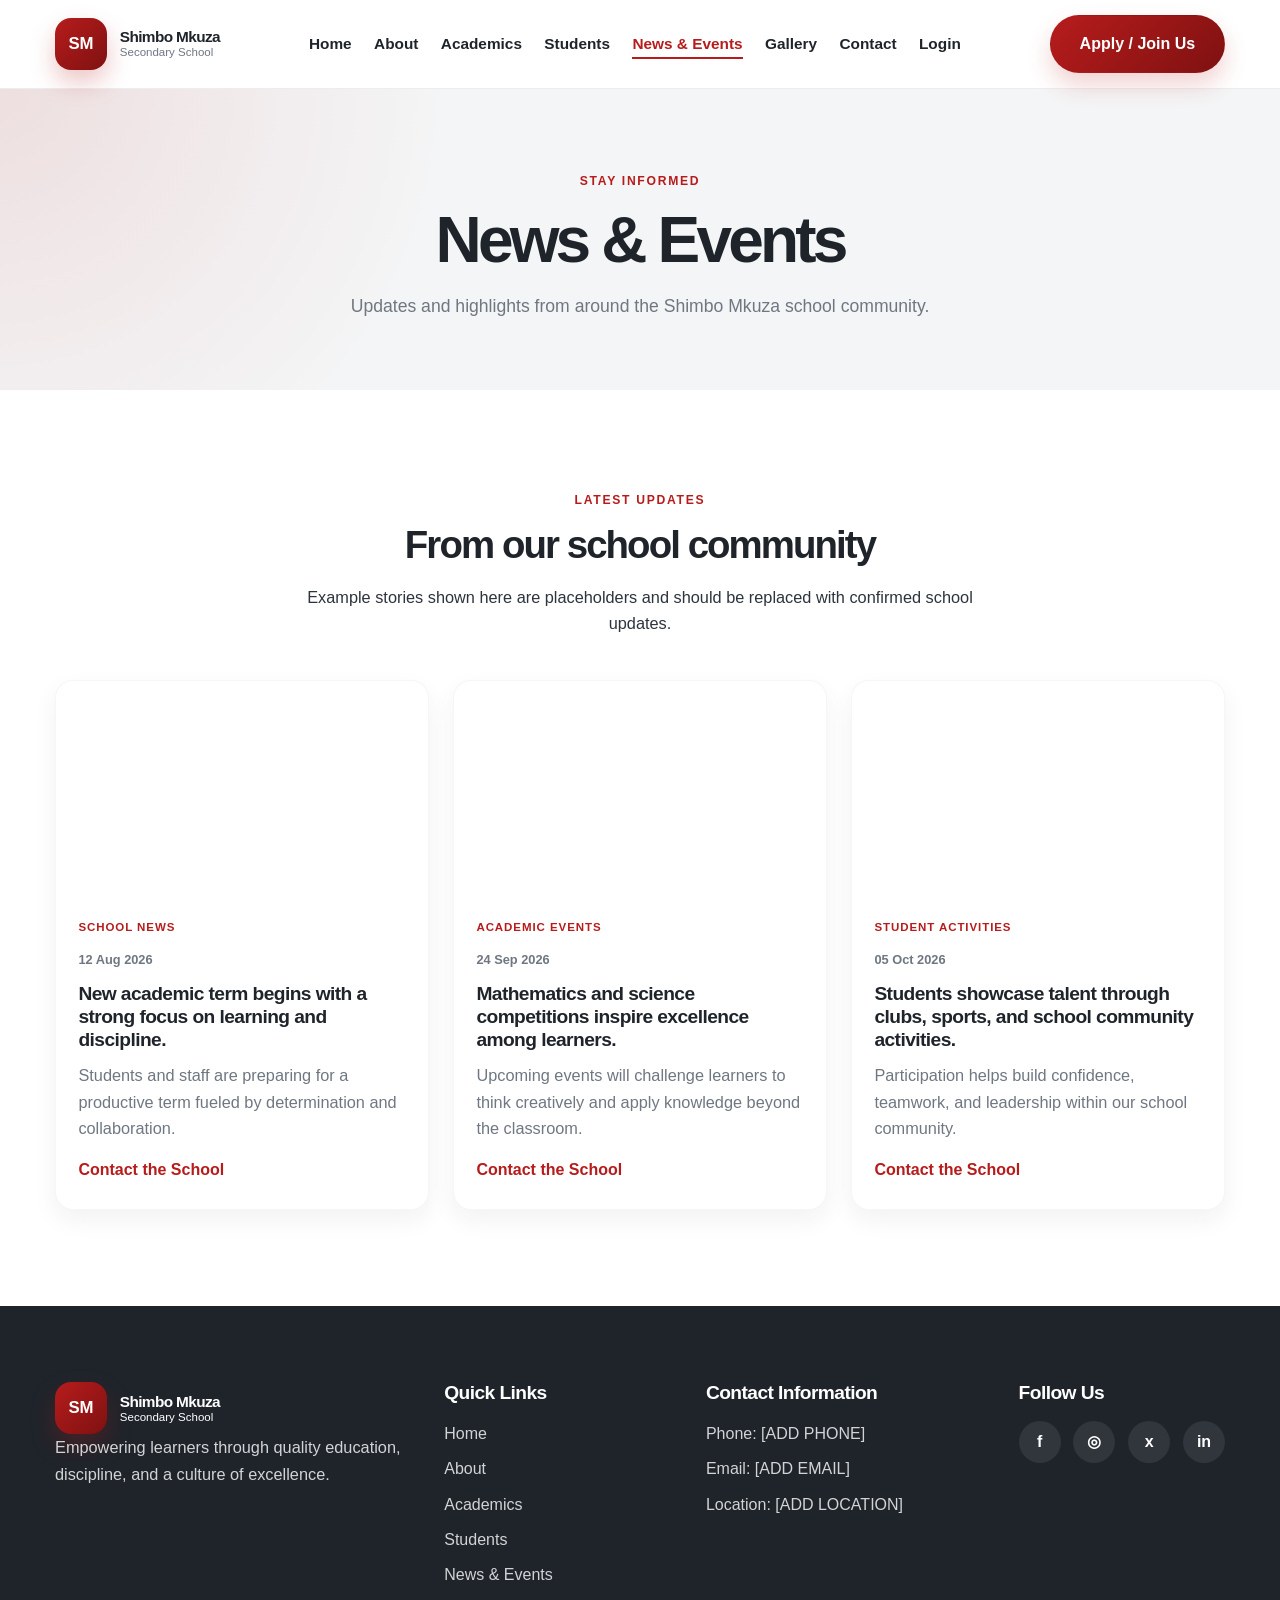
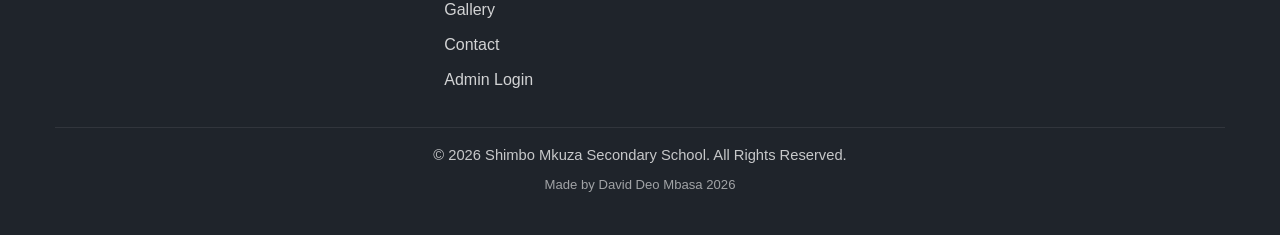
<file: news.html>
<!DOCTYPE html>
<html lang="en">
  <head>
    <meta charset="UTF-8" />
    <meta name="viewport" content="width=device-width, initial-scale=1.0" />
    <meta name="description" content="Read news and event updates from Shimbo Mkuza Secondary School." />
    <title>News &amp; Events | Shimbo Mkuza Secondary School</title>
    <link rel="stylesheet" href="css/style.css" />
  </head>
  <body>
    <header class="site-header"><div class="container nav-wrap">
      <a href="index.html" class="brand" aria-label="Shimbo Mkuza Secondary School home"><span class="brand-mark">SM</span><span class="brand-text"><strong>Shimbo Mkuza</strong><small>Secondary School</small></span></a>
      <button class="nav-toggle" aria-label="Open navigation menu" aria-expanded="false"><span></span><span></span><span></span></button>
      <nav class="main-nav" aria-label="Main Navigation"><ul>
        <li><a href="index.html">Home</a></li><li><a href="about.html">About</a></li><li><a href="academics.html">Academics</a></li><li><a href="students.html">Students</a></li><li><a href="news.html" aria-current="page">News &amp; Events</a></li><li><a href="gallery.html">Gallery</a></li><li><a href="contact.html">Contact</a></li><li><a href="login.html">Login</a></li>
      </ul></nav>
      <a href="login.html" class="btn btn-primary nav-cta">Apply / Join Us</a>
    </div></header>
    <main>
      <section class="page-intro"><div class="container"><span class="section-tag">Stay Informed</span><h1>News &amp; Events</h1><p>Updates and highlights from around the Shimbo Mkuza school community.</p></div></section>
      <section class="section news">
        <div class="container">
          <div class="heading-block reveal"><span class="section-tag">Latest Updates</span><h2>From our school community</h2><p>Example stories shown here are placeholders and should be replaced with confirmed school updates.</p></div>
          <div class="news-grid">
            <article class="news-card reveal"><div class="news-image image-one"></div><div class="news-content"><span class="news-tag">School News</span><time datetime="2026-08-12">12 Aug 2026</time><h3>New academic term begins with a strong focus on learning and discipline.</h3><p>Students and staff are preparing for a productive term fueled by determination and collaboration.</p><a href="contact.html">Contact the School</a></div></article>
            <article class="news-card reveal"><div class="news-image image-two"></div><div class="news-content"><span class="news-tag">Academic Events</span><time datetime="2026-09-24">24 Sep 2026</time><h3>Mathematics and science competitions inspire excellence among learners.</h3><p>Upcoming events will challenge learners to think creatively and apply knowledge beyond the classroom.</p><a href="contact.html">Contact the School</a></div></article>
            <article class="news-card reveal"><div class="news-image image-three"></div><div class="news-content"><span class="news-tag">Student Activities</span><time datetime="2026-10-05">05 Oct 2026</time><h3>Students showcase talent through clubs, sports, and school community activities.</h3><p>Participation helps build confidence, teamwork, and leadership within our school community.</p><a href="contact.html">Contact the School</a></div></article>
          </div>
        </div>
      </section>
    </main>
    <footer class="site-footer"><div class="container footer-grid">
      <div class="footer-brand"><a href="index.html" class="brand brand-footer"><span class="brand-mark">SM</span><span class="brand-text"><strong>Shimbo Mkuza</strong><small>Secondary School</small></span></a><p>Empowering learners through quality education, discipline, and a culture of excellence.</p></div>
      <div><h3>Quick Links</h3><ul class="footer-links"><li><a href="index.html">Home</a></li><li><a href="about.html">About</a></li><li><a href="academics.html">Academics</a></li><li><a href="students.html">Students</a></li><li><a href="news.html">News &amp; Events</a></li><li><a href="gallery.html">Gallery</a></li><li><a href="contact.html">Contact</a></li><li><a href="login.html">Admin Login</a></li></ul></div>
      <div><h3>Contact Information</h3><ul class="contact-list"><li>Phone: <span data-contact-value="phone">[ADD PHONE]</span></li><li>Email: <span data-contact-value="email">[ADD EMAIL]</span></li><li>Location: <span data-contact-value="location">[ADD LOCATION]</span></li></ul></div>
      <div><h3>Follow Us</h3><div class="socials" aria-label="Social media links"><a href="#" aria-label="Facebook">f</a><a href="#" aria-label="Instagram">◎</a><a href="#" aria-label="Twitter">x</a><a href="#" aria-label="LinkedIn">in</a></div></div>
    </div><div class="container footer-bottom"><p>© 2026 Shimbo Mkuza Secondary School. All Rights Reserved.</p><p class="site-credit">Made by David Deo Mbasa 2026</p></div></footer>
    <script src="js/app.js"></script>
  </body>
</html>
</file>
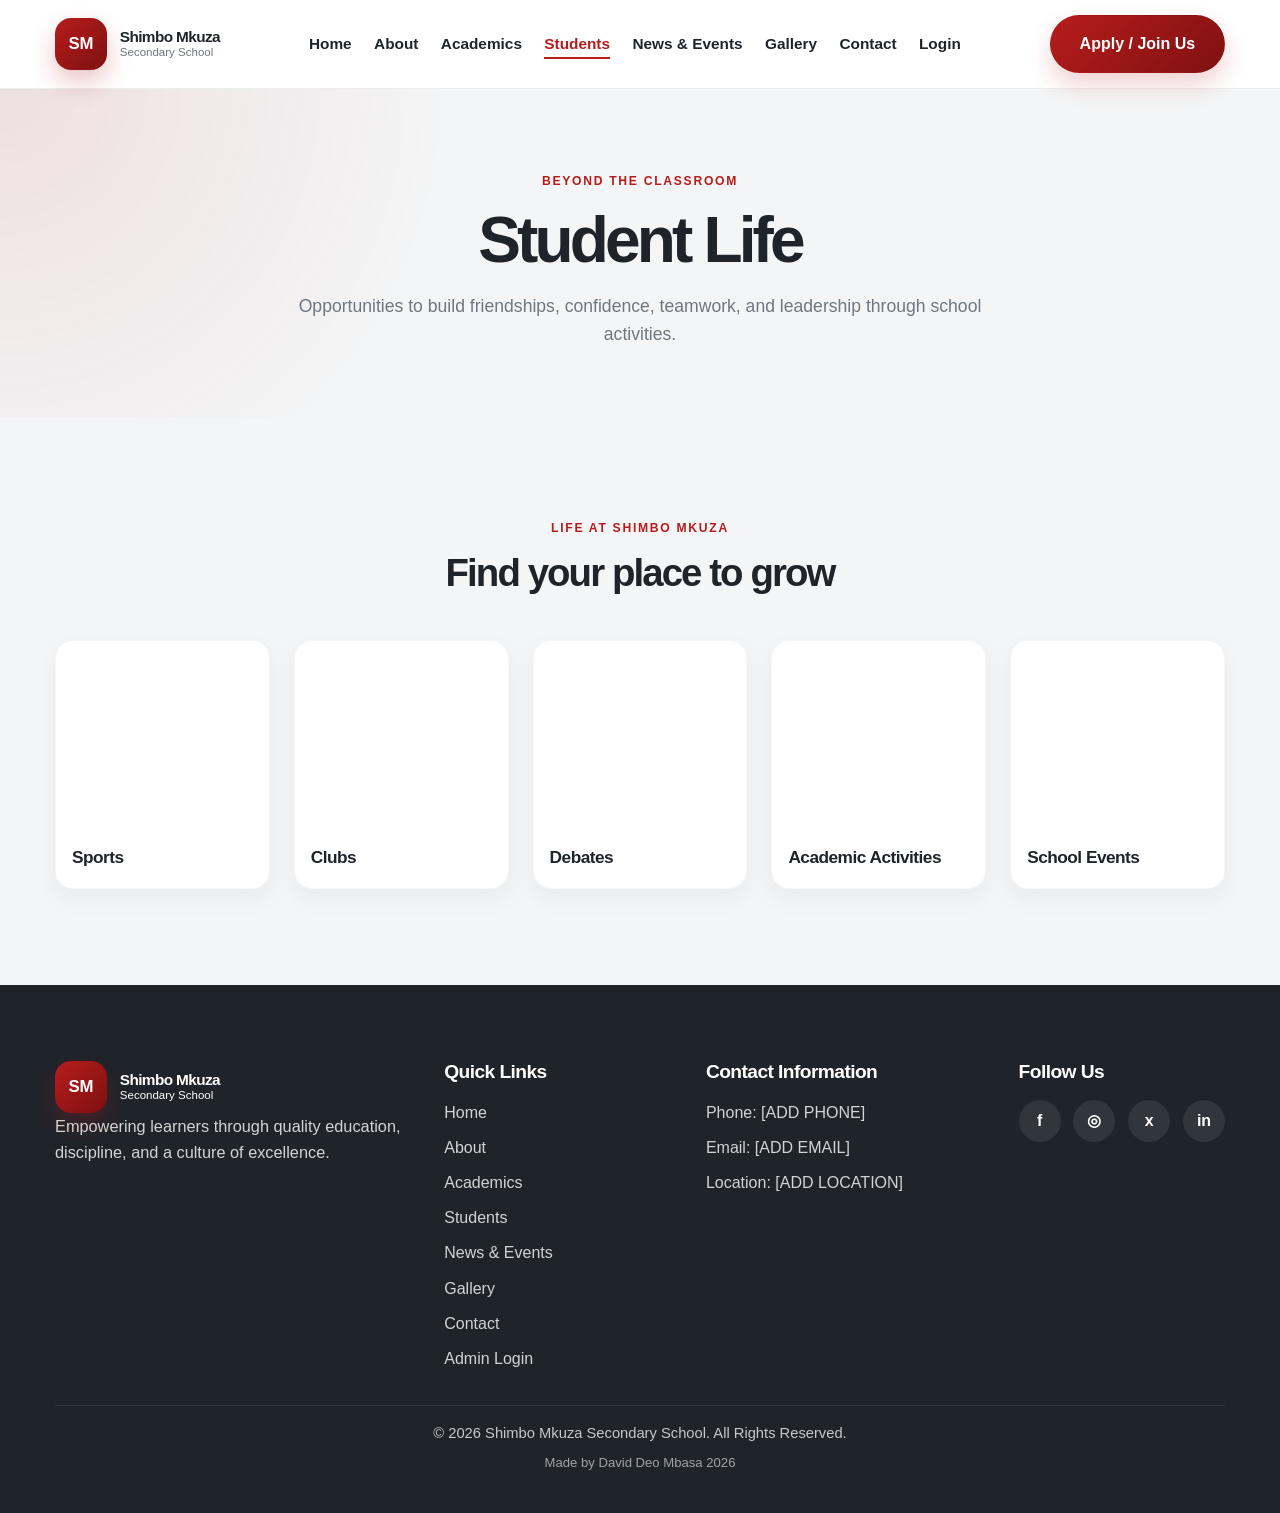
<file: students.html>
<!DOCTYPE html>
<html lang="en">
  <head>
    <meta charset="UTF-8" />
    <meta name="viewport" content="width=device-width, initial-scale=1.0" />
    <meta name="description" content="Explore student life at Shimbo Mkuza Secondary School." />
    <title>Students | Shimbo Mkuza Secondary School</title>
    <link rel="stylesheet" href="css/style.css" />
  </head>
  <body>
    <header class="site-header"><div class="container nav-wrap">
      <a href="index.html" class="brand" aria-label="Shimbo Mkuza Secondary School home"><span class="brand-mark">SM</span><span class="brand-text"><strong>Shimbo Mkuza</strong><small>Secondary School</small></span></a>
      <button class="nav-toggle" aria-label="Open navigation menu" aria-expanded="false"><span></span><span></span><span></span></button>
      <nav class="main-nav" aria-label="Main Navigation"><ul>
        <li><a href="index.html">Home</a></li><li><a href="about.html">About</a></li><li><a href="academics.html">Academics</a></li><li><a href="students.html" aria-current="page">Students</a></li><li><a href="news.html">News &amp; Events</a></li><li><a href="gallery.html">Gallery</a></li><li><a href="contact.html">Contact</a></li><li><a href="login.html">Login</a></li>
      </ul></nav>
      <a href="login.html" class="btn btn-primary nav-cta">Apply / Join Us</a>
    </div></header>
    <main>
      <section class="page-intro"><div class="container"><span class="section-tag">Beyond the Classroom</span><h1>Student Life</h1><p>Opportunities to build friendships, confidence, teamwork, and leadership through school activities.</p></div></section>
      <section class="section student-life grey-section">
        <div class="container">
          <div class="heading-block reveal"><span class="section-tag">Life at Shimbo Mkuza</span><h2>Find your place to grow</h2></div>
          <div class="life-grid">
            <article class="life-card reveal"><div class="life-image image-sports"></div><h3>Sports</h3></article>
            <article class="life-card reveal"><div class="life-image image-clubs"></div><h3>Clubs</h3></article>
            <article class="life-card reveal"><div class="life-image image-debates"></div><h3>Debates</h3></article>
            <article class="life-card reveal"><div class="life-image image-academic"></div><h3>Academic Activities</h3></article>
            <article class="life-card reveal"><div class="life-image image-events"></div><h3>School Events</h3></article>
          </div>
        </div>
      </section>
    </main>
    <footer class="site-footer"><div class="container footer-grid">
      <div class="footer-brand"><a href="index.html" class="brand brand-footer"><span class="brand-mark">SM</span><span class="brand-text"><strong>Shimbo Mkuza</strong><small>Secondary School</small></span></a><p>Empowering learners through quality education, discipline, and a culture of excellence.</p></div>
      <div><h3>Quick Links</h3><ul class="footer-links"><li><a href="index.html">Home</a></li><li><a href="about.html">About</a></li><li><a href="academics.html">Academics</a></li><li><a href="students.html">Students</a></li><li><a href="news.html">News &amp; Events</a></li><li><a href="gallery.html">Gallery</a></li><li><a href="contact.html">Contact</a></li><li><a href="login.html">Admin Login</a></li></ul></div>
      <div><h3>Contact Information</h3><ul class="contact-list"><li>Phone: <span data-contact-value="phone">[ADD PHONE]</span></li><li>Email: <span data-contact-value="email">[ADD EMAIL]</span></li><li>Location: <span data-contact-value="location">[ADD LOCATION]</span></li></ul></div>
      <div><h3>Follow Us</h3><div class="socials" aria-label="Social media links"><a href="#" aria-label="Facebook">f</a><a href="#" aria-label="Instagram">◎</a><a href="#" aria-label="Twitter">x</a><a href="#" aria-label="LinkedIn">in</a></div></div>
    </div><div class="container footer-bottom"><p>© 2026 Shimbo Mkuza Secondary School. All Rights Reserved.</p><p class="site-credit">Made by David Deo Mbasa 2026</p></div></footer>
    <script src="js/app.js"></script>
  </body>
</html>
</file>
<file: css/style.css>
:root {
  --primary-red: #b71c1c;
  --deep-red: #7f1111;
  --soft-red: #fbe7e7;
  --dark: #1f242b;
  --charcoal: #2d343d;
  --grey-100: #f4f5f6;
  --grey-200: #e9edf1;
  --grey-300: #dbe0e5;
  --grey-500: #6f7782;
  --white: #ffffff;
  --shadow: 0 18px 45px rgba(31, 36, 43, 0.12);
  --radius-lg: 26px;
  --radius-md: 18px;
  --radius-sm: 12px;
  --container: 1170px;
}

* {
  box-sizing: border-box;
  margin: 0;
  padding: 0;
}

html {
  scroll-behavior: smooth;
}

body {
  font-family: 'Segoe UI', 'Inter', sans-serif;
  background: var(--white);
  color: var(--dark);
  line-height: 1.6;
  overflow-x: hidden;
}

a {
  text-decoration: none;
  color: inherit;
}

img {
  max-width: 100%;
  display: block;
}

button {
  font: inherit;
}

.container {
  width: min(var(--container), calc(100% - 2rem));
  margin: 0 auto;
}

.section {
  padding: 96px 0;
}

.grey-section {
  background: var(--grey-100);
}

.heading-block {
  text-align: center;
  max-width: 700px;
  margin: 0 auto 44px;
}

.section-tag {
  display: inline-block;
  font-size: 0.76rem;
  letter-spacing: 0.14em;
  text-transform: uppercase;
  color: var(--primary-red);
  font-weight: 700;
  margin-bottom: 12px;
}

.section-tag-light {
  color: rgba(255, 255, 255, 0.72);
}

h1, h2, h3 {
  line-height: 1.18;
  color: var(--dark);
}

h1 {
  font-size: clamp(2.5rem, 5vw, 4.5rem);
  letter-spacing: -0.06em;
  margin-bottom: 20px;
}

h2 {
  font-size: clamp(2rem, 3vw, 3rem);
  letter-spacing: -0.05em;
  margin-bottom: 16px;
}

h3 {
  font-size: 1.4rem;
  letter-spacing: -0.03em;
}

p {
  color: var(--charcoal);
  font-size: 1.02rem;
}

.btn {
  display: inline-flex;
  align-items: center;
  justify-content: center;
  border-radius: 999px;
  padding: 0.95rem 1.8rem;
  font-weight: 700;
  transition: transform 0.25s ease, box-shadow 0.25s ease, background 0.25s ease;
  border: 1px solid transparent;
}

.btn:hover,
.btn:focus-visible {
  transform: translateY(-2px);
}

.btn-primary {
  background: linear-gradient(135deg, var(--primary-red) 0%, var(--deep-red) 100%);
  color: var(--white);
  box-shadow: 0 12px 24px rgba(183, 28, 28, 0.2);
}

.btn-secondary {
  background: transparent;
  border-color: rgba(31, 36, 43, 0.15);
  color: var(--dark);
}

.btn-light {
  background: var(--white);
  color: var(--primary-red);
  box-shadow: 0 10px 24px rgba(31, 36, 43, 0.08);
}

.site-header {
  position: sticky;
  top: 0;
  z-index: 50;
  background: rgba(255, 255, 255, 0.92);
  backdrop-filter: blur(10px);
  border-bottom: 1px solid rgba(31, 36, 43, 0.08);
  transition: box-shadow 0.25s ease;
}

.site-header.scrolled {
  box-shadow: 0 8px 24px rgba(31, 36, 43, 0.08);
}

.nav-wrap {
  display: flex;
  align-items: center;
  justify-content: space-between;
  min-height: 88px;
  gap: 1rem;
}

.brand {
  display: inline-flex;
  align-items: center;
  gap: 0.8rem;
}

.brand-mark {
  width: 52px;
  height: 52px;
  display: grid;
  place-items: center;
  border-radius: 16px;
  background: linear-gradient(135deg, var(--primary-red) 0%, var(--deep-red) 100%);
  color: var(--white);
  font-size: 1.05rem;
  font-weight: 800;
  box-shadow: 0 12px 24px rgba(183, 28, 28, 0.25);
}

.brand-text {
  display: flex;
  flex-direction: column;
  line-height: 1.1;
}

.brand-text strong {
  font-size: 0.96rem;
  letter-spacing: -0.04em;
}

.brand-text small {
  color: var(--grey-500);
  font-size: 0.72rem;
}

.main-nav ul {
  list-style: none;
  display: flex;
  align-items: center;
  gap: 1.4rem;
}

.main-nav a {
  color: var(--dark);
  font-size: 0.96rem;
  font-weight: 600;
  position: relative;
  transition: color 0.25s ease;
}

.main-nav a::after {
  content: '';
  position: absolute;
  left: 0;
  bottom: -0.4rem;
  width: 100%;
  height: 2px;
  background: var(--primary-red);
  transform: scaleX(0);
  transform-origin: left;
  transition: transform 0.25s ease;
}

.main-nav a:hover,
.main-nav a:focus-visible {
  color: var(--primary-red);
}

.main-nav a:hover::after,
.main-nav a:focus-visible::after {
  transform: scaleX(1);
}

.main-nav a[aria-current="page"] {
  color: var(--primary-red);
}

.main-nav a[aria-current="page"]::after {
  transform: scaleX(1);
}

.nav-cta {
  white-space: nowrap;
}

.nav-toggle {
  display: none;
  border: none;
  background: transparent;
  width: 48px;
  height: 48px;
  border-radius: 12px;
  padding: 0.6rem;
  cursor: pointer;
}

.nav-toggle span {
  display: block;
  width: 100%;
  height: 3px;
  background: var(--dark);
  margin: 5px 0;
  border-radius: 999px;
  transition: transform 0.25s ease, opacity 0.25s ease;
}

.hero {
  padding: 72px 0 74px;
  background:
    radial-gradient(circle at top left, rgba(183, 28, 28, 0.12), transparent 32%),
    linear-gradient(135deg, rgba(244, 245, 246, 0.9), rgba(255, 255, 255, 1));
}

.page-intro {
  padding: 78px 0 70px;
  background:
    radial-gradient(circle at top left, rgba(183, 28, 28, 0.1), transparent 34%),
    var(--grey-100);
}

.page-intro .container {
  max-width: 900px;
  text-align: center;
}

.page-intro h1 {
  margin-bottom: 0.8rem;
}

.page-intro p {
  max-width: 700px;
  margin: 0 auto;
  color: var(--grey-500);
  font-size: 1.1rem;
}

.page-link-card {
  display: block;
  color: inherit;
}

.page-link-card .text-link {
  display: inline-block;
  margin-top: 1rem;
  color: var(--primary-red);
  font-weight: 700;
}

.contact-page-grid {
  display: grid;
  grid-template-columns: 1fr 0.9fr;
  align-items: start;
  gap: 3rem;
}

.contact-copy > p {
  margin-bottom: 1.5rem;
  color: var(--grey-500);
}

.contact-detail-card {
  display: flex;
  align-items: center;
  gap: 1rem;
  padding: 1rem;
  margin-top: 0.8rem;
  border: 1px solid var(--grey-200);
  border-radius: var(--radius-md);
  background: var(--white);
}

.contact-detail-icon {
  width: 46px;
  height: 46px;
  display: grid;
  place-items: center;
  flex: 0 0 auto;
  border-radius: 14px;
  background: var(--soft-red);
  color: var(--primary-red);
  font-size: 1.25rem;
  font-weight: 700;
}

.contact-detail-card h3 {
  font-size: 1rem;
  margin-bottom: 0.15rem;
}

.contact-detail-card p {
  color: var(--grey-500);
}

.contact-note {
  padding: 2rem;
  border-radius: var(--radius-lg);
  background: linear-gradient(135deg, var(--primary-red), var(--deep-red));
  box-shadow: 0 16px 40px rgba(183, 28, 28, 0.18);
}

.contact-note h2 {
  color: var(--white);
}

.contact-note > p:not(.section-tag) {
  color: rgba(255, 255, 255, 0.85);
  margin-bottom: 1.3rem;
}

.contact-note small {
  display: block;
  color: rgba(255, 255, 255, 0.75);
  margin-top: 1rem;
}

.hero-grid {
  display: grid;
  grid-template-columns: 1.1fr 0.9fr;
  align-items: center;
  gap: 3rem;
}

.eyebrow {
  color: var(--primary-red);
  font-size: 0.82rem;
  letter-spacing: 0.14em;
  text-transform: uppercase;
  font-weight: 800;
  margin-bottom: 16px;
}

.hero-text {
  font-size: 1.1rem;
  color: var(--charcoal);
  max-width: 640px;
  margin-bottom: 26px;
}

.hero-actions {
  display: flex;
  flex-wrap: wrap;
  gap: 1rem;
  margin-bottom: 24px;
}

.hero-meta {
  list-style: none;
  display: flex;
  flex-wrap: wrap;
  gap: 1.2rem;
  color: var(--dark);
  font-size: 0.92rem;
  font-weight: 600;
}

.hero-meta li {
  position: relative;
  padding-left: 1rem;
}

.hero-meta li::before {
  content: '•';
  position: absolute;
  left: 0;
  color: var(--primary-red);
  font-size: 1.3rem;
  top: -0.3rem;
}

.hero-visual {
  position: relative;
  display: flex;
  justify-content: center;
}

.image-card {
  position: relative;
  border-radius: var(--radius-lg);
  background-size: cover;
  background-position: center;
  overflow: hidden;
  box-shadow: var(--shadow);
}

.large-image {
  width: min(100%, 560px);
  height: 540px;
  background-image: linear-gradient(rgba(17, 17, 17, 0.2), rgba(17, 17, 17, 0.25)), url('https://images.unsplash.com/photo-1503676260728-1c00da094a0b?auto=format&fit=crop&w=1200&q=80');
}

.image-badge {
  position: absolute;
  left: 22px;
  bottom: 22px;
  background: rgba(255, 255, 255, 0.92);
  color: var(--primary-red);
  padding: 0.8rem 1rem;
  border-radius: 999px;
  font-size: 0.85rem;
  font-weight: 700;
  letter-spacing: 0.04em;
}

.floating-panel {
  position: absolute;
  left: -18px;
  bottom: 50px;
  background: var(--white);
  border-radius: 18px;
  box-shadow: var(--shadow);
  padding: 1rem 1.1rem;
  display: flex;
  flex-direction: column;
  gap: 0.25rem;
  max-width: 220px;
}

.floating-panel strong {
  color: var(--dark);
  font-size: 1rem;
}

.floating-panel span {
  color: var(--grey-500);
  font-size: 0.8rem;
}

.welcome-grid {
  display: grid;
  grid-template-columns: 1fr 0.95fr;
  align-items: center;
  gap: 3rem;
}

.welcome-copy p + p {
  margin-top: 1rem;
}

.welcome-visual {
  display: flex;
  justify-content: center;
}

.school-image {
  width: min(100%, 500px);
  height: 430px;
  background-image: linear-gradient(rgba(17, 17, 17, 0.15), rgba(17, 17, 17, 0.2)), url('https://images.unsplash.com/photo-1523050854058-8df90110c9f1?auto=format&fit=crop&w=1200&q=80');
}

.stats-grid {
  display: grid;
  grid-template-columns: repeat(4, minmax(0, 1fr));
  gap: 1.5rem;
}

.stat-card {
  background: var(--white);
  border-radius: var(--radius-md);
  padding: 2rem 1.5rem;
  text-align: center;
  box-shadow: 0 12px 30px rgba(31, 36, 43, 0.06);
  border: 1px solid rgba(31, 36, 43, 0.04);
}

.stat-number {
  display: block;
  color: var(--primary-red);
  font-weight: 800;
  font-size: clamp(2.2rem, 3vw, 3rem);
  line-height: 1;
  margin-bottom: 0.6rem;
}

.stat-label {
  display: block;
  color: var(--dark);
  font-weight: 600;
}

.feature-grid,
.news-grid,
.life-grid,
.gallery-grid,
.academics-grid {
  display: grid;
  gap: 1.5rem;
}

.feature-grid {
  grid-template-columns: repeat(3, minmax(0, 1fr));
}

.feature-card {
  background: var(--white);
  border: 1px solid rgba(31, 36, 43, 0.05);
  border-radius: var(--radius-md);
  padding: 2rem 1.5rem;
  box-shadow: 0 10px 28px rgba(31, 36, 43, 0.05);
  transition: transform 0.25s ease, box-shadow 0.25s ease;
}

.feature-card:hover {
  transform: translateY(-6px);
  box-shadow: 0 18px 40px rgba(31, 36, 43, 0.08);
}

.icon-box {
  width: 58px;
  height: 58px;
  display: grid;
  place-items: center;
  background: var(--soft-red);
  border-radius: 18px;
  color: var(--primary-red);
  font-size: 1.6rem;
  font-weight: 700;
  margin-bottom: 1rem;
}

.feature-card h3 {
  margin-bottom: 0.7rem;
  font-size: 1.2rem;
}

.feature-card p {
  color: var(--grey-500);
}

.academics-wrap {
  display: flex;
  flex-direction: column;
  align-items: center;
}

.academics-grid {
  width: min(100%, 1000px);
  grid-template-columns: repeat(3, minmax(0, 1fr));
  margin-bottom: 2rem;
}

.subject-card {
  display: grid;
  place-items: center;
  min-height: 150px;
  padding: 1rem;
  border-radius: var(--radius-md);
  background: linear-gradient(135deg, rgba(183, 28, 28, 0.08), rgba(31, 36, 43, 0.04));
  color: var(--dark);
  font-weight: 700;
  border: 1px solid rgba(31, 36, 43, 0.04);
  text-align: center;
}

.academics-action {
  text-align: center;
}

.news-grid {
  grid-template-columns: repeat(3, minmax(0, 1fr));
}

.news-card {
  background: var(--white);
  border-radius: var(--radius-md);
  overflow: hidden;
  border: 1px solid rgba(31, 36, 43, 0.04);
  box-shadow: 0 10px 25px rgba(31, 36, 43, 0.06);
}

.news-image {
  height: 210px;
  background-size: cover;
  background-position: center;
}

.image-one {
  background-image: url('https://images.unsplash.com/photo-1522202176988-66273c2fd55f?auto=format&fit=crop&w=1200&q=80');
}

.image-two {
  background-image: url('https://images.unsplash.com/photo-1513258496099-48168024aec0?auto=format&fit=crop&w=1200&q=80');
}

.image-three {
  background-image: url('https://images.unsplash.com/photo-1523240795612-9a054b0db644?auto=format&fit=crop&w=1200&q=80');
}

.news-content {
  padding: 1.4rem 1.4rem 1.7rem;
}

.news-tag {
  display: inline-block;
  color: var(--primary-red);
  font-size: 0.72rem;
  text-transform: uppercase;
  letter-spacing: 0.08em;
  font-weight: 700;
}

.news-content time {
  display: block;
  margin-top: 0.7rem;
  color: var(--grey-500);
  font-size: 0.8rem;
  font-weight: 600;
}

.news-content h3 {
  margin: 0.8rem 0 0.7rem;
  font-size: 1.2rem;
}

.news-content p {
  color: var(--grey-500);
  margin-bottom: 1rem;
}

.news-content a {
  color: var(--primary-red);
  font-weight: 700;
}

.life-grid {
  grid-template-columns: repeat(5, minmax(0, 1fr));
}

.life-card {
  background: var(--white);
  border-radius: var(--radius-md);
  overflow: hidden;
  border: 1px solid rgba(31, 36, 43, 0.04);
  box-shadow: 0 10px 25px rgba(31, 36, 43, 0.05);
}

.life-image {
  height: 190px;
  background-size: cover;
  background-position: center;
}

.life-card h3 {
  padding: 1rem 1rem 1.3rem;
  font-size: 1.08rem;
}

.image-sports {
  background-image: url('https://images.unsplash.com/photo-1547347298-4074fc3086f0?auto=format&fit=crop&w=1200&q=80');
}

.image-clubs {
  background-image: url('https://images.unsplash.com/photo-1529156069898-49953e39b3ac?auto=format&fit=crop&w=1200&q=80');
}

.image-debates {
  background-image: url('https://images.unsplash.com/photo-1517048676732-d65bc937f952?auto=format&fit=crop&w=1200&q=80');
}

.image-academic {
  background-image: url('https://images.unsplash.com/photo-1522202176988-66273c2fd55f?auto=format&fit=crop&w=1200&q=80');
}

.image-events {
  background-image: url('https://images.unsplash.com/photo-1523240795612-9a054b0db644?auto=format&fit=crop&w=1200&q=80');
}

.gallery-filters {
  display: flex;
  justify-content: center;
  flex-wrap: wrap;
  gap: 0.75rem;
  margin-bottom: 2rem;
}

.filter-btn {
  background: var(--grey-100);
  border: 1px solid transparent;
  border-radius: 999px;
  padding: 0.7rem 1.2rem;
  color: var(--dark);
  font-weight: 700;
  cursor: pointer;
  transition: all 0.25s ease;
}

.filter-btn.active,
.filter-btn:hover {
  background: var(--primary-red);
  color: var(--white);
}

.gallery-grid {
  grid-template-columns: repeat(3, minmax(0, 1fr));
}

.gallery-item {
  min-height: 260px;
  overflow: hidden;
  border-radius: var(--radius-md);
  box-shadow: 0 12px 25px rgba(31, 36, 43, 0.05);
}

.gallery-image {
  width: 100%;
  height: 100%;
  min-height: 260px;
  background-size: cover;
  background-position: center;
  transition: transform 0.4s ease;
}

.gallery-item:hover .gallery-image {
  transform: scale(1.04);
}

.g1 { background-image: url('https://images.unsplash.com/photo-1503676260728-1c00da094a0b?auto=format&fit=crop&w=1200&q=80'); }
.g2 { background-image: url('https://images.unsplash.com/photo-1523050854058-8df90110c9f1?auto=format&fit=crop&w=1200&q=80'); }
.g3 { background-image: url('https://images.unsplash.com/photo-1547347298-4074fc3086f0?auto=format&fit=crop&w=1200&q=80'); }
.g4 { background-image: url('https://images.unsplash.com/photo-1523240795612-9a054b0db644?auto=format&fit=crop&w=1200&q=80'); }
.g5 { background-image: url('https://images.unsplash.com/photo-1503676260728-1c00da094a0b?auto=format&fit=crop&w=1200&q=80'); }
.g6 { background-image: url('https://images.unsplash.com/photo-1513258496099-48168024aec0?auto=format&fit=crop&w=1200&q=80'); }

.cta-section {
  padding: 0 0 72px;
}

.cta-box {
  background: linear-gradient(135deg, var(--primary-red) 0%, var(--deep-red) 100%);
  border-radius: 28px;
  padding: 2.6rem 2.2rem;
  display: flex;
  align-items: center;
  justify-content: space-between;
  gap: 1rem;
  box-shadow: 0 16px 40px rgba(183, 28, 28, 0.22);
}

.cta-box h2 {
  color: var(--white);
  margin-bottom: 0;
}

.site-footer {
  background: var(--dark);
  color: var(--white);
  padding-top: 76px;
}

.footer-grid {
  display: grid;
  grid-template-columns: 1.4fr 0.9fr 1.1fr 0.8fr;
  gap: 2rem;
  padding-bottom: 24px;
}

.footer-brand p,
.footer-links a,
.contact-list,
.contact-list li {
  color: rgba(255, 255, 255, 0.8);
}

.brand-footer .brand-text strong,
.brand-footer .brand-text small {
  color: var(--white);
}

.site-footer h3 {
  color: var(--white);
  font-size: 1.2rem;
  margin-bottom: 1rem;
}

.footer-links,
.contact-list {
  list-style: none;
}

.footer-links li,
.contact-list li {
  margin-bottom: 0.6rem;
}

.socials {
  display: flex;
  gap: 0.8rem;
  margin-top: 0.5rem;
}

.socials a {
  width: 42px;
  height: 42px;
  border-radius: 50%;
  display: grid;
  place-items: center;
  background: rgba(255, 255, 255, 0.08);
  color: var(--white);
  font-weight: 700;
}

.footer-bottom {
  border-top: 1px solid rgba(255, 255, 255, 0.08);
  padding: 1rem 0 2.5rem;
  text-align: center;
}

.footer-bottom p {
  color: rgba(255, 255, 255, 0.75);
  font-size: 0.92rem;
}

.footer-bottom .site-credit {
  margin-top: 0.4rem;
  color: rgba(255, 255, 255, 0.58);
  font-size: 0.82rem;
}

.reveal {
  opacity: 0;
  transform: translateY(22px);
  transition: opacity 0.7s ease, transform 0.7s ease;
}

.reveal.is-visible {
  opacity: 1;
  transform: translateY(0);
}

@media (max-width: 980px) {
  .nav-toggle {
    display: block;
    order: 3;
  }

  .nav-cta {
    display: none;
  }

  .main-nav {
    position: absolute;
    top: calc(100% + 0.4rem);
    left: 1rem;
    right: 1rem;
    background: rgba(255, 255, 255, 0.96);
    border: 1px solid rgba(31, 36, 43, 0.08);
    border-radius: 18px;
    box-shadow: 0 14px 35px rgba(31, 36, 43, 0.08);
    opacity: 0;
    visibility: hidden;
    transform: translateY(-10px);
    transition: opacity 0.25s ease, transform 0.25s ease, visibility 0.25s ease;
    padding: 1rem;
  }

  .main-nav.open {
    opacity: 1;
    visibility: visible;
    transform: translateY(0);
  }

  .main-nav ul {
    flex-direction: column;
    align-items: flex-start;
    gap: 0.8rem;
  }

  .hero-grid,
  .welcome-grid,
  .contact-page-grid,
  .feature-grid,
  .news-grid,
  .gallery-grid,
  .footer-grid,
  .stats-grid {
    grid-template-columns: 1fr 1fr;
  }

  .hero-grid,
  .welcome-grid,
  .contact-page-grid,
  .footer-grid {
    grid-template-columns: 1fr;
  }

  .life-grid {
    grid-template-columns: repeat(2, minmax(0, 1fr));
  }

  .academics-grid {
    grid-template-columns: repeat(2, minmax(0, 1fr));
  }
}

@media (max-width: 640px) {
  .section {
    padding: 78px 0;
  }

  .nav-wrap {
    min-height: 76px;
  }

  .hero {
    padding-top: 56px;
  }

  .hero-actions,
  .cta-box {
    flex-direction: column;
    align-items: flex-start;
  }

  .feature-grid,
  .news-grid,
  .gallery-grid,
  .stats-grid,
  .academics-grid,
  .life-grid {
    grid-template-columns: 1fr;
  }

  .large-image {
    height: 420px;
  }

  .floating-panel {
    left: 18px;
    bottom: 18px;
  }

  .cta-box {
    padding: 2rem 1.4rem;
  }
}
</file>
<file: css/admin.css>
.admin-page {
  min-height: 100vh;
  background: var(--grey-100);
}

.login-layout {
  min-height: 100vh;
  display: grid;
  place-items: center;
  padding: 2rem 1rem;
  background:
    radial-gradient(circle at top left, rgba(183, 28, 28, 0.1), transparent 35%),
    var(--grey-100);
}

.login-brand {
  position: absolute;
  left: max(1.5rem, calc((100vw - 1170px) / 2));
  top: 1.5rem;
}

.login-card {
  width: min(100%, 470px);
  background: var(--white);
  padding: clamp(1.5rem, 5vw, 3rem);
  border: 1px solid var(--grey-200);
  border-radius: var(--radius-lg);
  box-shadow: var(--shadow);
}

.login-card h1,
.admin-title h1 {
  font-size: clamp(2rem, 4vw, 2.7rem);
  margin-bottom: 0.7rem;
}

.login-card > p {
  color: var(--grey-500);
  margin-bottom: 1.5rem;
}

.admin-form {
  display: grid;
  gap: 0.75rem;
}

.admin-form label {
  display: grid;
  gap: 0.4rem;
  color: var(--dark);
  font-size: 0.92rem;
  font-weight: 700;
}

.admin-form input,
.admin-form select,
.accounts-table select {
  width: 100%;
  min-height: 48px;
  border: 1px solid var(--grey-300);
  border-radius: var(--radius-sm);
  background: var(--white);
  padding: 0.7rem 0.85rem;
  color: var(--dark);
  font: inherit;
}

.admin-form input:focus,
.admin-form select:focus,
.accounts-table select:focus {
  outline: 3px solid rgba(183, 28, 28, 0.18);
  border-color: var(--primary-red);
}

.login-card .admin-form .btn {
  width: 100%;
  margin-top: 0.4rem;
}

.form-message {
  min-height: 1.35rem;
  color: var(--primary-red);
  font-size: 0.9rem;
  font-weight: 600;
}

.demo-warning {
  margin-top: 1.5rem;
  padding: 1rem;
  border: 1px solid #e8c88e;
  border-radius: var(--radius-sm);
  background: #fff8e9;
  color: #59400d;
}

.demo-warning strong {
  display: block;
  margin-bottom: 0.3rem;
}

.demo-warning p {
  color: inherit;
  font-size: 0.88rem;
}

.demo-warning details {
  margin-top: 0.7rem;
  font-size: 0.88rem;
}

.demo-warning summary {
  cursor: pointer;
  font-weight: 700;
}

.demo-warning code {
  font-family: Consolas, monospace;
}

.back-link {
  display: inline-block;
  margin-top: 1.3rem;
  color: var(--primary-red);
  font-weight: 700;
}

.admin-header {
  min-height: 82px;
  padding: 0.8rem max(1rem, calc((100vw - 1170px) / 2));
  display: flex;
  align-items: center;
  justify-content: space-between;
  gap: 1rem;
  background: var(--white);
  border-bottom: 1px solid var(--grey-200);
}

.admin-header-actions {
  display: flex;
  align-items: center;
  gap: 0.75rem;
}

.admin-header-actions .btn {
  padding: 0.7rem 1.15rem;
}

.signed-in-user {
  color: var(--grey-500);
  font-size: 0.9rem;
}

.admin-main {
  padding-top: 3.5rem;
  padding-bottom: 5rem;
}

.admin-title {
  display: flex;
  align-items: flex-end;
  justify-content: space-between;
  margin-bottom: 1.5rem;
}

.admin-title p,
.panel-description {
  color: var(--grey-500);
}

.demo-warning-wide {
  margin: 0 0 1.5rem;
}

.admin-panel {
  margin-top: 1.5rem;
  padding: clamp(1.3rem, 3vw, 2rem);
  background: var(--white);
  border: 1px solid var(--grey-200);
  border-radius: var(--radius-md);
  box-shadow: 0 10px 28px rgba(31, 36, 43, 0.04);
}

.panel-heading {
  display: flex;
  align-items: center;
  justify-content: space-between;
  margin-bottom: 0.6rem;
}

.panel-heading h2 {
  font-size: clamp(1.45rem, 3vw, 2rem);
  margin-bottom: 0;
}

.panel-description {
  margin-bottom: 1.4rem;
}

.stats-form {
  grid-template-columns: repeat(4, minmax(0, 1fr));
  gap: 1rem;
}

.contact-admin-form {
  grid-template-columns: repeat(3, minmax(0, 1fr));
  gap: 1rem;
}

.contact-admin-form .form-actions {
  grid-column: 1 / -1;
}

.form-actions {
  grid-column: 1 / -1;
  display: flex;
  align-items: center;
  flex-wrap: wrap;
  gap: 0.8rem;
  margin-top: 0.3rem;
}

.form-actions .form-message {
  margin: 0;
}

.pathway-form {
  max-width: 620px;
}

.inline-fields {
  display: flex;
  gap: 0.75rem;
}

.inline-fields input {
  flex: 1;
  min-width: 0;
}

.inline-fields .btn {
  flex-shrink: 0;
}

.managed-list {
  list-style: none;
  display: grid;
  grid-template-columns: repeat(2, minmax(0, 1fr));
  gap: 0.65rem;
  margin-top: 1rem;
}

.managed-list li {
  min-height: 54px;
  display: flex;
  align-items: center;
  justify-content: space-between;
  gap: 1rem;
  padding: 0.6rem 0.75rem 0.6rem 1rem;
  border: 1px solid var(--grey-200);
  border-radius: var(--radius-sm);
  font-weight: 600;
}

.remove-button {
  border: 0;
  background: transparent;
  color: var(--primary-red);
  cursor: pointer;
  font: inherit;
  font-weight: 700;
  padding: 0.45rem 0.6rem;
  border-radius: 8px;
}

.remove-button:hover:not(:disabled) {
  background: var(--soft-red);
}

.remove-button:disabled {
  color: var(--grey-500);
  cursor: not-allowed;
}

.account-form {
  grid-template-columns: 1.2fr 1.2fr 0.8fr auto;
  align-items: end;
  gap: 0.85rem;
}

.account-form .btn {
  white-space: nowrap;
}

.table-scroll {
  overflow-x: auto;
}

.accounts-table {
  width: 100%;
  border-collapse: collapse;
  margin-top: 0.5rem;
  text-align: left;
}

.accounts-table th,
.accounts-table td {
  padding: 0.8rem 0.6rem;
  border-bottom: 1px solid var(--grey-200);
}

.accounts-table th {
  color: var(--grey-500);
  font-size: 0.82rem;
  text-transform: uppercase;
  letter-spacing: 0.06em;
}

.accounts-table td:first-child {
  font-weight: 700;
}

.accounts-table select {
  min-height: 40px;
  max-width: 180px;
  padding: 0.35rem 0.55rem;
}

@media (max-width: 800px) {
  .stats-form {
    grid-template-columns: repeat(2, minmax(0, 1fr));
  }

  .contact-admin-form {
    grid-template-columns: repeat(2, minmax(0, 1fr));
  }

  .account-form {
    grid-template-columns: repeat(2, minmax(0, 1fr));
  }
}

@media (max-width: 560px) {
  .login-layout {
    place-items: start center;
    padding-top: 6.5rem;
  }

  .login-brand {
    top: 1rem;
    left: 1rem;
  }

  .admin-header {
    align-items: flex-start;
    flex-direction: column;
    padding: 0.8rem 1rem;
  }

  .admin-header-actions {
    width: 100%;
    flex-wrap: wrap;
  }

  .signed-in-user {
    width: 100%;
  }

  .admin-header-actions .btn {
    flex: 1;
  }

  .admin-main {
    padding-top: 2rem;
  }

  .stats-form,
  .contact-admin-form,
  .account-form,
  .managed-list {
    grid-template-columns: 1fr;
  }

  .inline-fields {
    flex-direction: column;
  }

  .inline-fields .btn {
    width: 100%;
  }

  .accounts-table th,
  .accounts-table td {
    padding: 0.65rem 0.35rem;
  }
}
</file>
